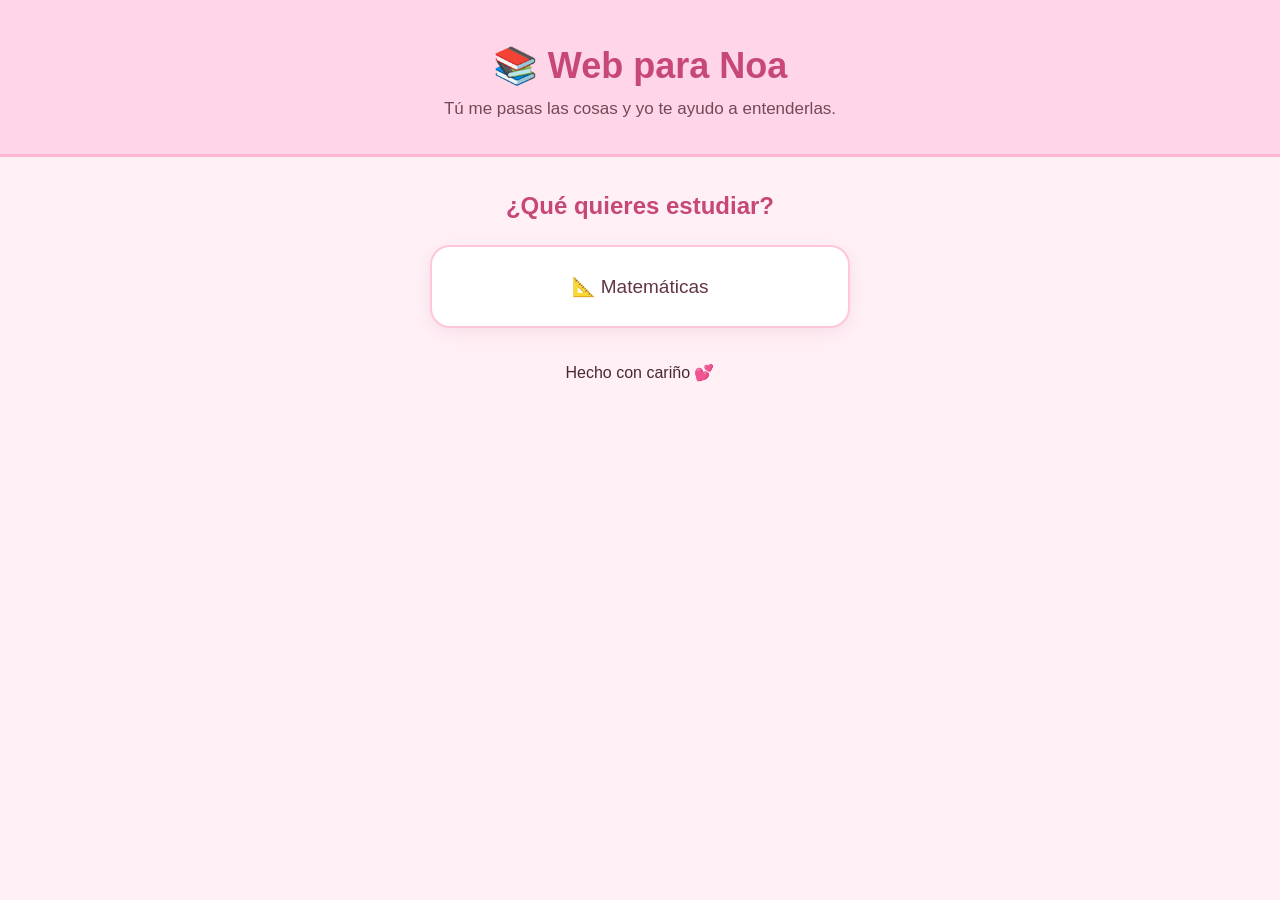
<file: index.html>
<!DOCTYPE html>
<html lang="es">
<head>
    <meta charset="UTF-8">
    <meta name="viewport" content="width=device-width, initial-scale=1.0">
    <title>Web para Noa</title>
    <link rel="stylesheet" href="style.css">
</head>

<body>

    <header>
        <h1>📚 Web para Noa</h1>
        <p>Tú me pasas las cosas y yo te ayudo a entenderlas.</p>
    </header>

    <main>
        <h2>¿Qué quieres estudiar?</h2>

        <div class="materias solo-materia">
            <button onclick="window.location.href='matematicas.html'">
                📐 Matemáticas
            </button>
        </div>
    </main>

    <footer>
        <p>Hecho con cariño 💕</p>
    </footer>

</body>
</html>
</file>
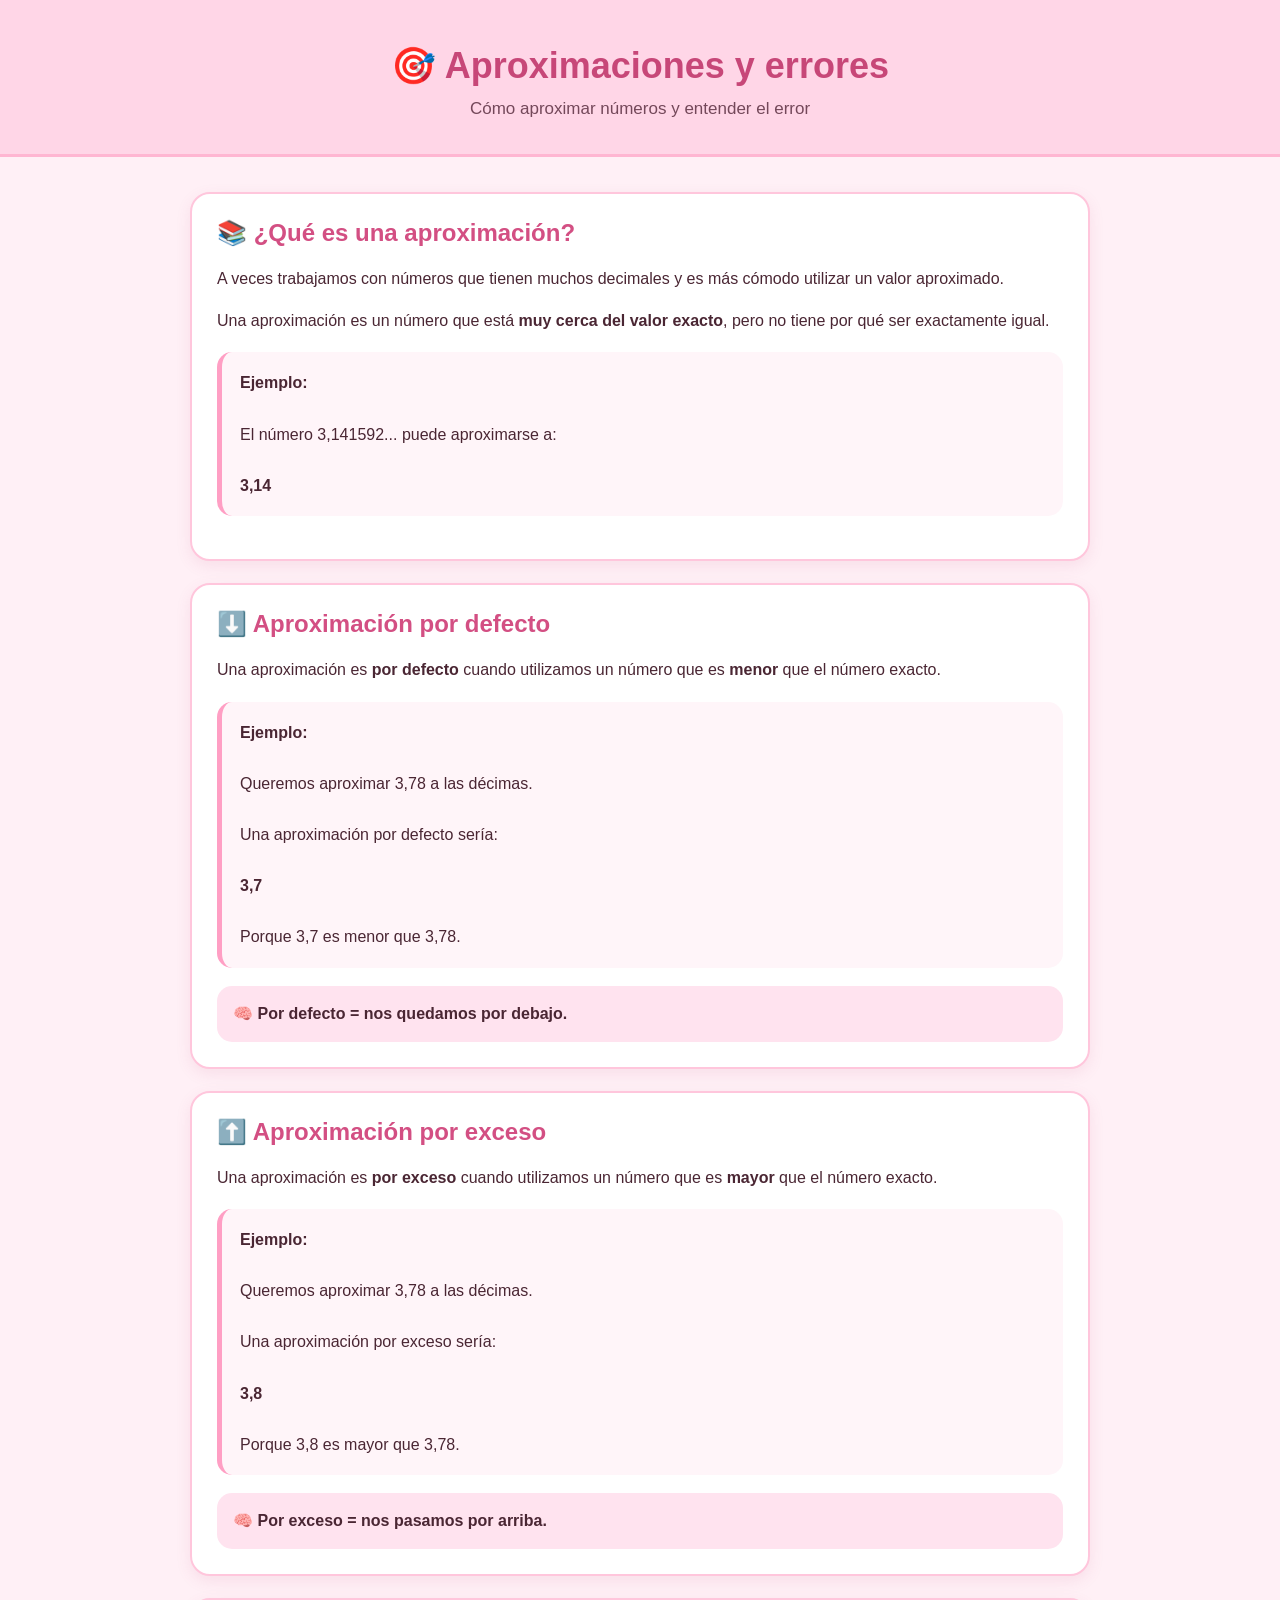
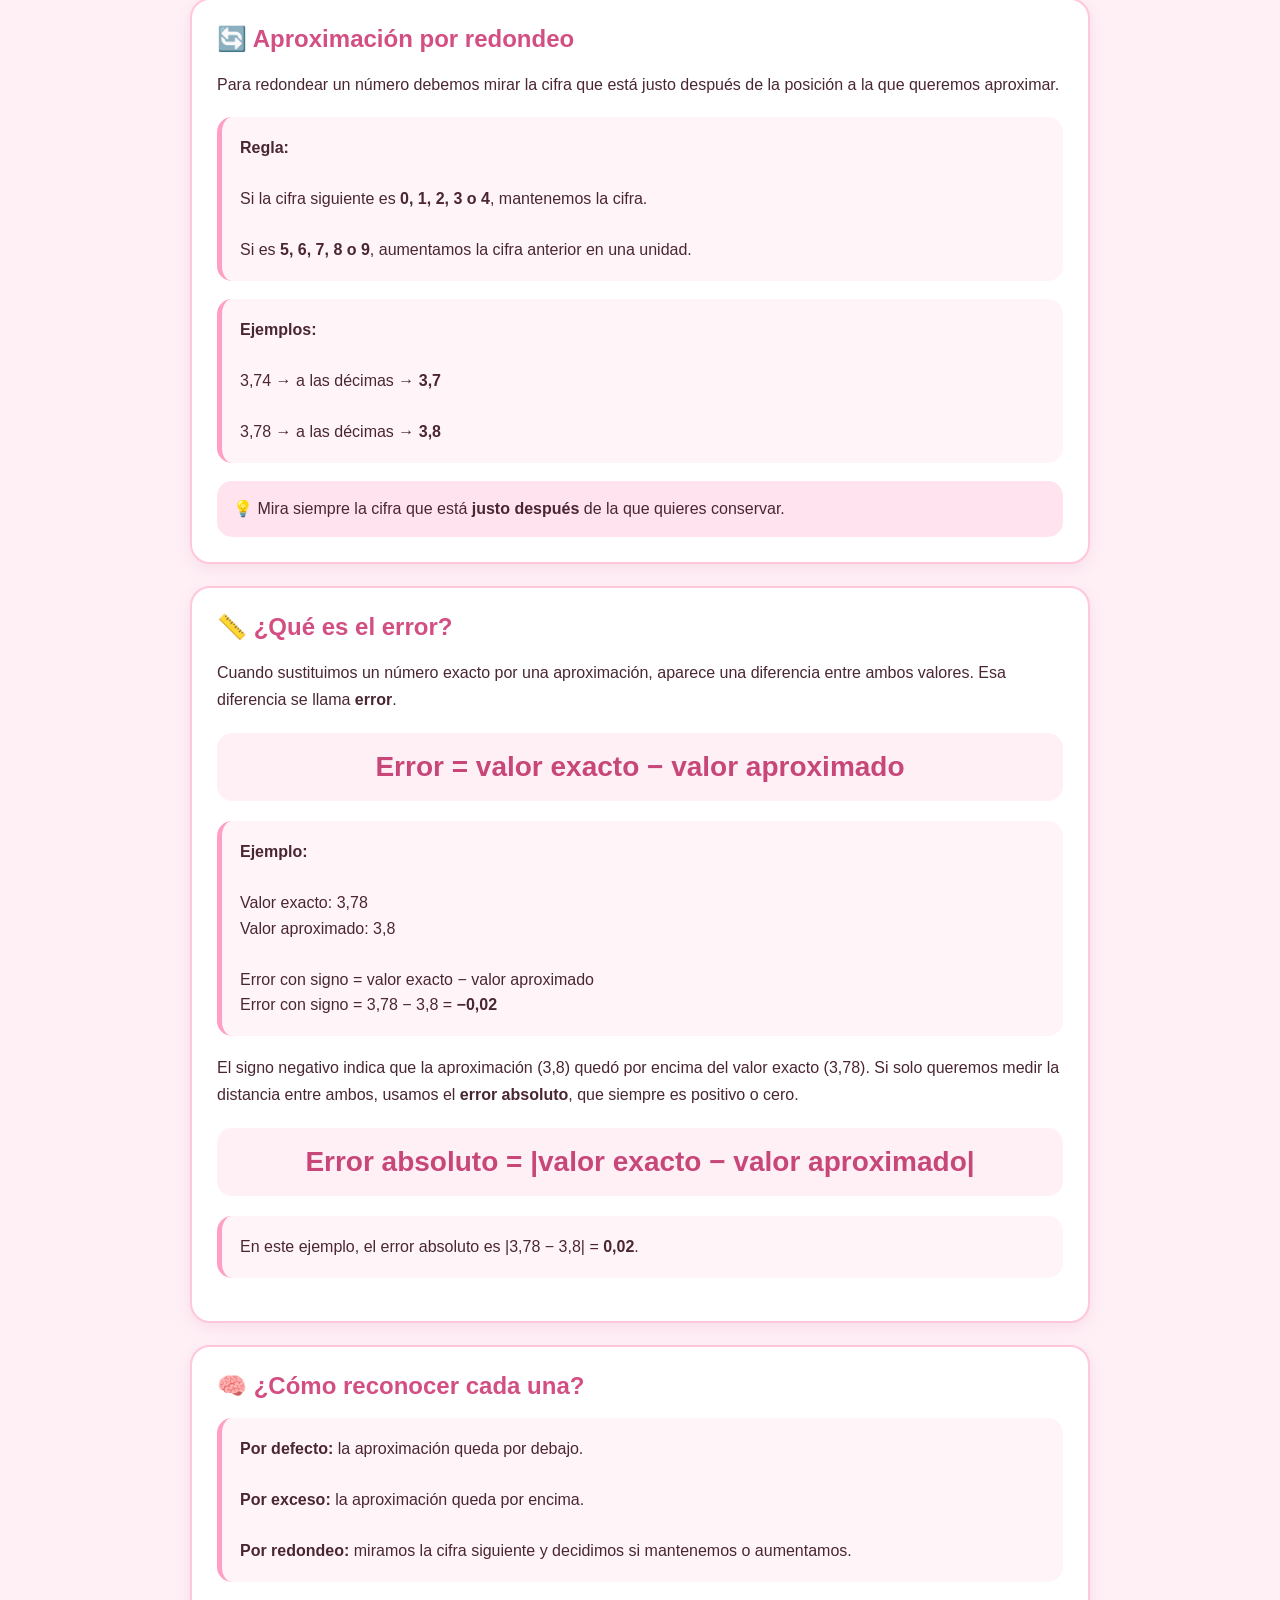
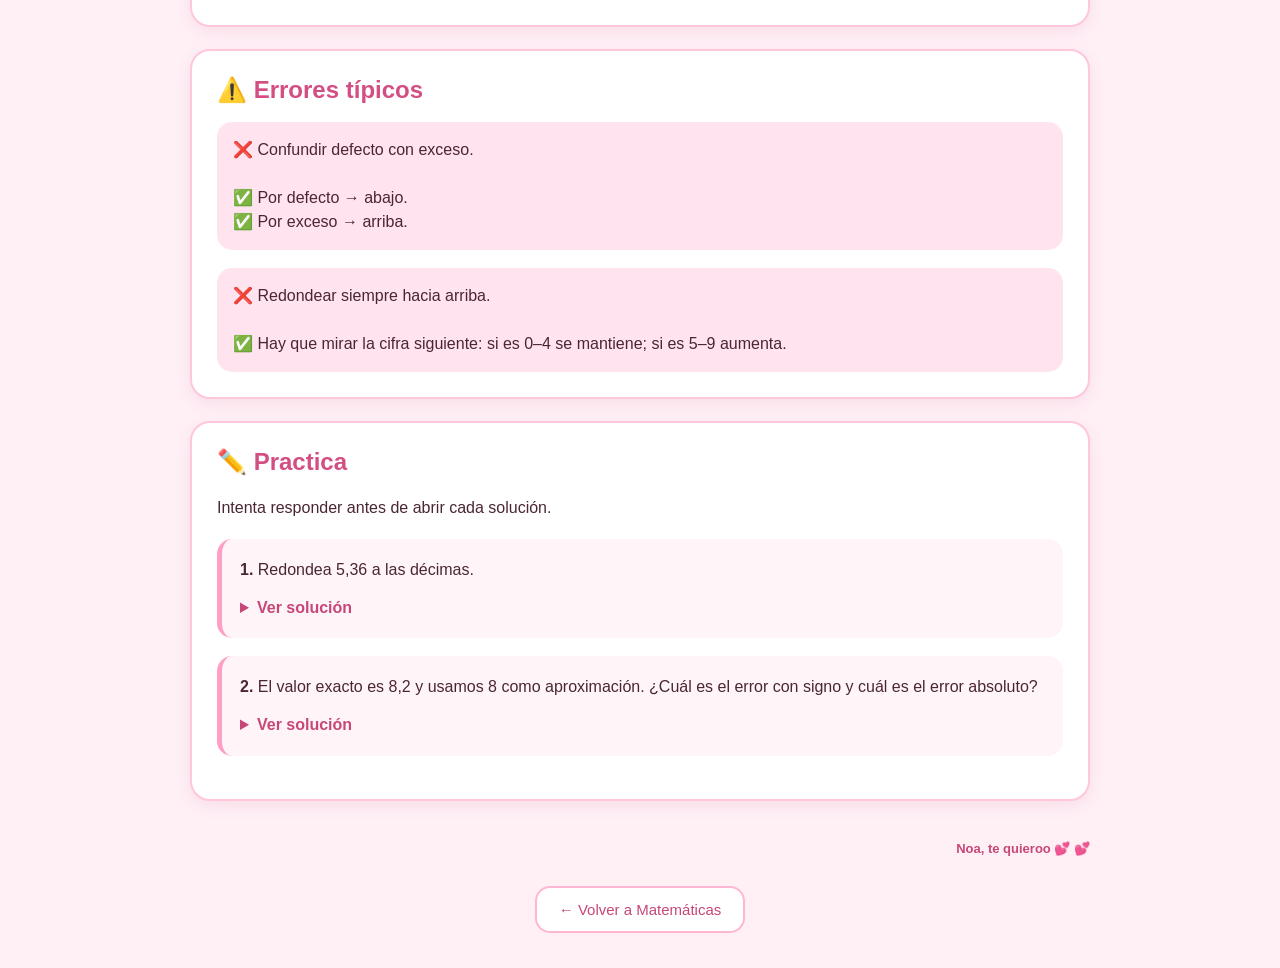
<file: aproximaciones.html>
<!DOCTYPE html>
<html lang="es">
<head>
    <meta charset="UTF-8">
    <meta name="viewport" content="width=device-width, initial-scale=1.0">
    <title>Aproximaciones y errores</title>
    <link rel="stylesheet" href="style.css">
</head>

<body>

    <header>
        <h1>🎯 Aproximaciones y errores</h1>
        <p>Cómo aproximar números y entender el error</p>
    </header>

    <main>

        <section class="tema">
            <h2>📚 ¿Qué es una aproximación?</h2>

            <p>
                A veces trabajamos con números que tienen muchos decimales
                y es más cómodo utilizar un valor aproximado.
            </p>

            <p>
                Una aproximación es un número que está
                <strong>muy cerca del valor exacto</strong>, pero no tiene
                por qué ser exactamente igual.
            </p>

            <div class="ejemplo">
                <strong>Ejemplo:</strong><br><br>

                El número 3,141592... puede aproximarse a:
                <br><br>

                <strong>3,14</strong>
            </div>
        </section>


        <section class="tema">
            <h2>⬇️ Aproximación por defecto</h2>

            <p>
                Una aproximación es <strong>por defecto</strong> cuando
                utilizamos un número que es <strong>menor</strong> que el
                número exacto.
            </p>

            <div class="ejemplo">
                <strong>Ejemplo:</strong><br><br>

                Queremos aproximar 3,78 a las décimas.
                <br><br>

                Una aproximación por defecto sería:
                <br><br>

                <strong>3,7</strong>
                <br><br>

                Porque 3,7 es menor que 3,78.
            </div>

            <div class="importante">
                🧠 <strong>Por defecto = nos quedamos por debajo.</strong>
            </div>
        </section>


        <section class="tema">
            <h2>⬆️ Aproximación por exceso</h2>

            <p>
                Una aproximación es <strong>por exceso</strong> cuando
                utilizamos un número que es <strong>mayor</strong> que el
                número exacto.
            </p>

            <div class="ejemplo">
                <strong>Ejemplo:</strong><br><br>

                Queremos aproximar 3,78 a las décimas.
                <br><br>

                Una aproximación por exceso sería:
                <br><br>

                <strong>3,8</strong>
                <br><br>

                Porque 3,8 es mayor que 3,78.
            </div>

            <div class="importante">
                🧠 <strong>Por exceso = nos pasamos por arriba.</strong>
            </div>
        </section>


        <section class="tema">
            <h2>🔄 Aproximación por redondeo</h2>

            <p>
                Para redondear un número debemos mirar la cifra que está
                justo después de la posición a la que queremos aproximar.
            </p>

            <div class="ejemplo">
                <strong>Regla:</strong><br><br>

                Si la cifra siguiente es <strong>0, 1, 2, 3 o 4</strong>,
                mantenemos la cifra.
                <br><br>

                Si es <strong>5, 6, 7, 8 o 9</strong>, aumentamos la cifra
                anterior en una unidad.
            </div>

            <div class="ejemplo">
                <strong>Ejemplos:</strong><br><br>

                3,74 → a las décimas → <strong>3,7</strong>
                <br><br>

                3,78 → a las décimas → <strong>3,8</strong>
            </div>

            <div class="importante">
                💡 Mira siempre la cifra que está
                <strong>justo después</strong> de la que quieres conservar.
            </div>
        </section>


        <section class="tema">
            <h2>📏 ¿Qué es el error?</h2>

            <p>
                Cuando sustituimos un número exacto por una aproximación,
                aparece una diferencia entre ambos valores.
                Esa diferencia se llama <strong>error</strong>.
            </p>

            <div class="formula">
                Error = valor exacto − valor aproximado
            </div>

            <div class="ejemplo">
                <strong>Ejemplo:</strong><br><br>

                Valor exacto: 3,78
                <br>
                Valor aproximado: 3,8
                <br><br>

                Error con signo = valor exacto − valor aproximado
                <br>
                Error con signo = 3,78 − 3,8 = <strong>−0,02</strong>
            </div>

            <p>
                El signo negativo indica que la aproximación (3,8) quedó por
                encima del valor exacto (3,78). Si solo queremos medir la
                distancia entre ambos, usamos el <strong>error absoluto</strong>,
                que siempre es positivo o cero.
            </p>

            <div class="formula">
                Error absoluto = |valor exacto − valor aproximado|
            </div>

            <div class="ejemplo">
                En este ejemplo, el error absoluto es
                |3,78 − 3,8| = <strong>0,02</strong>.
            </div>
        </section>


        <section class="tema">
            <h2>🧠 ¿Cómo reconocer cada una?</h2>

            <div class="ejemplo">
                <strong>Por defecto:</strong> la aproximación queda por debajo.
                <br><br>

                <strong>Por exceso:</strong> la aproximación queda por encima.
                <br><br>

                <strong>Por redondeo:</strong> miramos la cifra siguiente
                y decidimos si mantenemos o aumentamos.
            </div>
        </section>


        <section class="tema">
            <h2>⚠️ Errores típicos</h2>

            <div class="importante">
                ❌ Confundir defecto con exceso.
                <br><br>
                ✅ Por defecto → abajo.
                <br>
                ✅ Por exceso → arriba.
            </div>

            <div class="importante">
                ❌ Redondear siempre hacia arriba.
                <br><br>
                ✅ Hay que mirar la cifra siguiente:
                si es 0–4 se mantiene; si es 5–9 aumenta.
            </div>
        </section>

        <section class="tema">
            <h2>✏️ Practica</h2>
            <p>Intenta responder antes de abrir cada solución.</p>

            <div class="ejemplo">
                <strong>1.</strong> Redondea 5,36 a las décimas.
                <details>
                    <summary>Ver solución</summary>
                    <p>La cifra de las décimas es 3 y la siguiente es 6. Como 6 es
                        mayor o igual que 5, aumentamos el 3: el resultado es 5,4.</p>
                </details>
            </div>

            <div class="ejemplo">
                <strong>2.</strong> El valor exacto es 8,2 y usamos 8 como aproximación.
                ¿Cuál es el error con signo y cuál es el error absoluto?
                <details>
                    <summary>Ver solución</summary>
                    <p>Error con signo: 8,2 − 8 = 0,2. Error absoluto: |0,2| = 0,2.</p>
                </details>
            </div>
        </section>


        <p class="mensaje-noa">
            Noa, te quieroo 💕  💕
        </p>

        <button onclick="window.location.href='matematicas.html'">
            ← Volver a Matemáticas
        </button>

    </main>

</body>
</html>
</file>
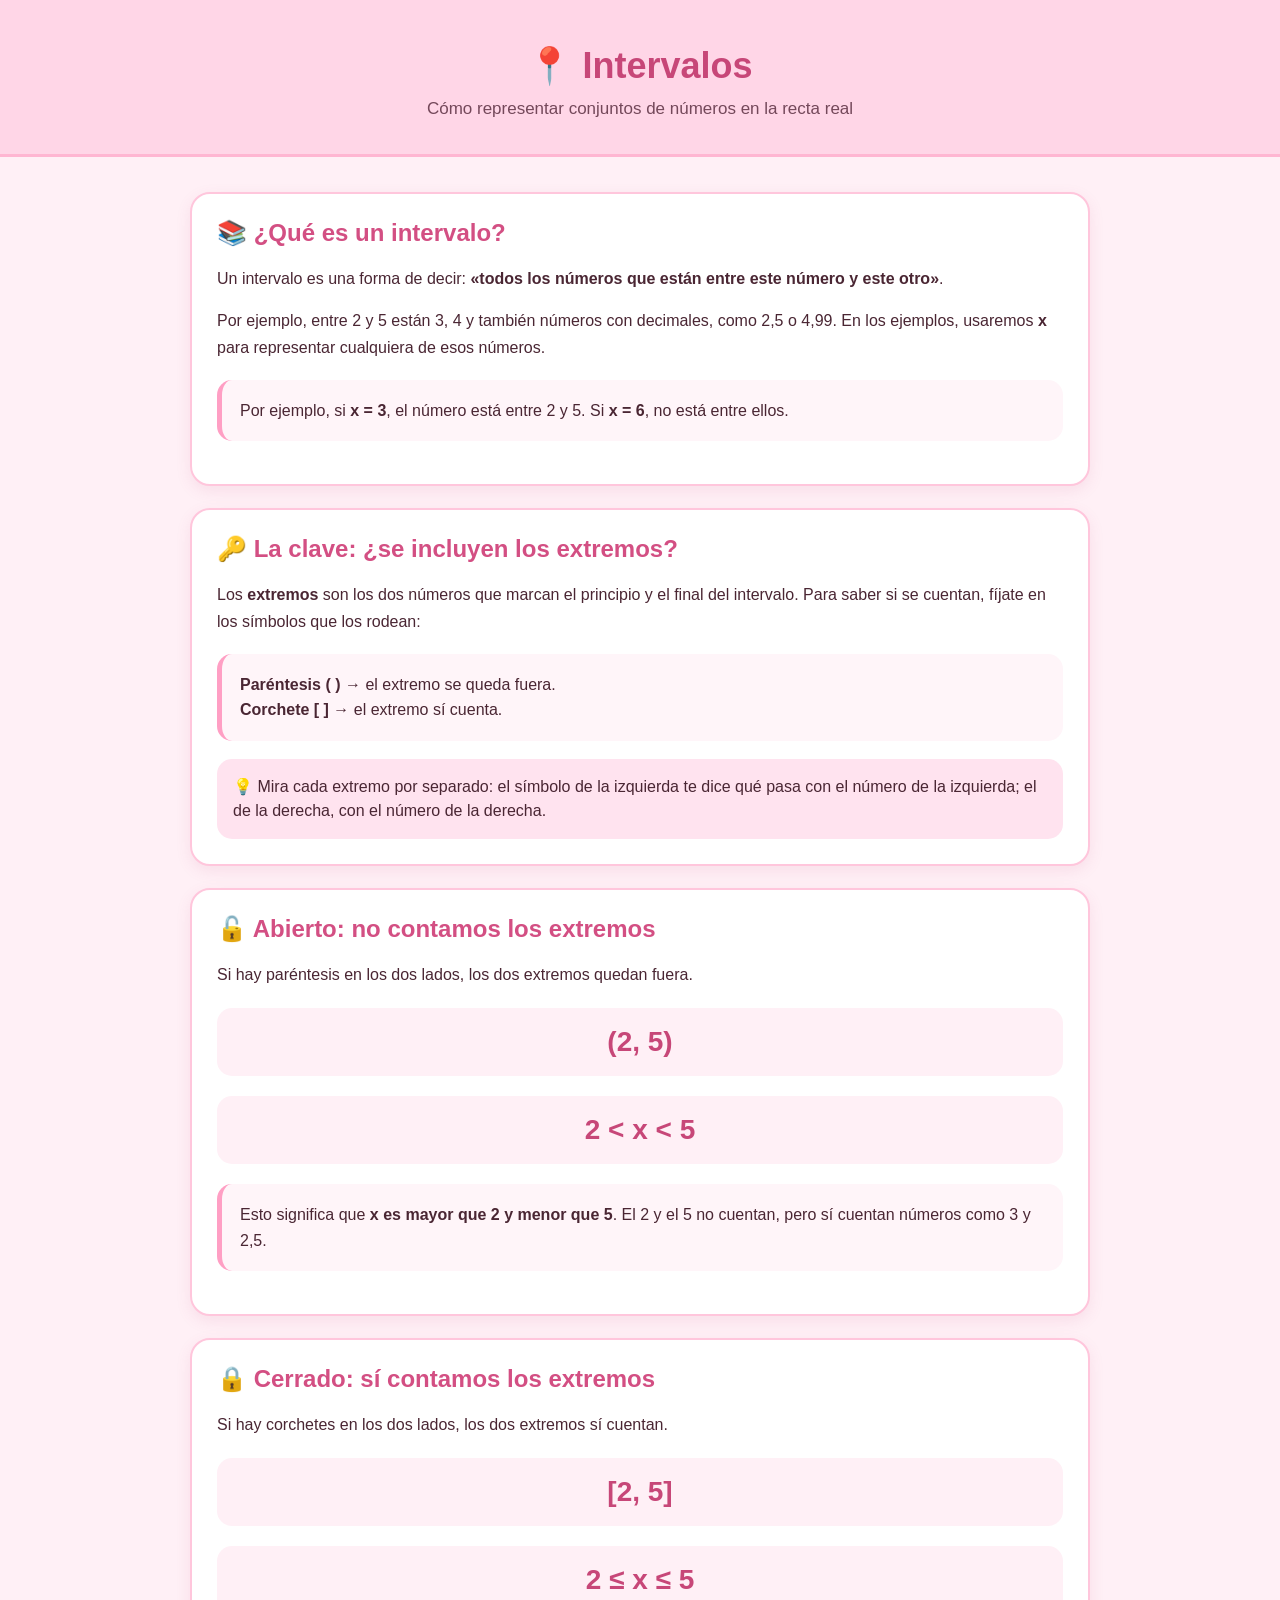
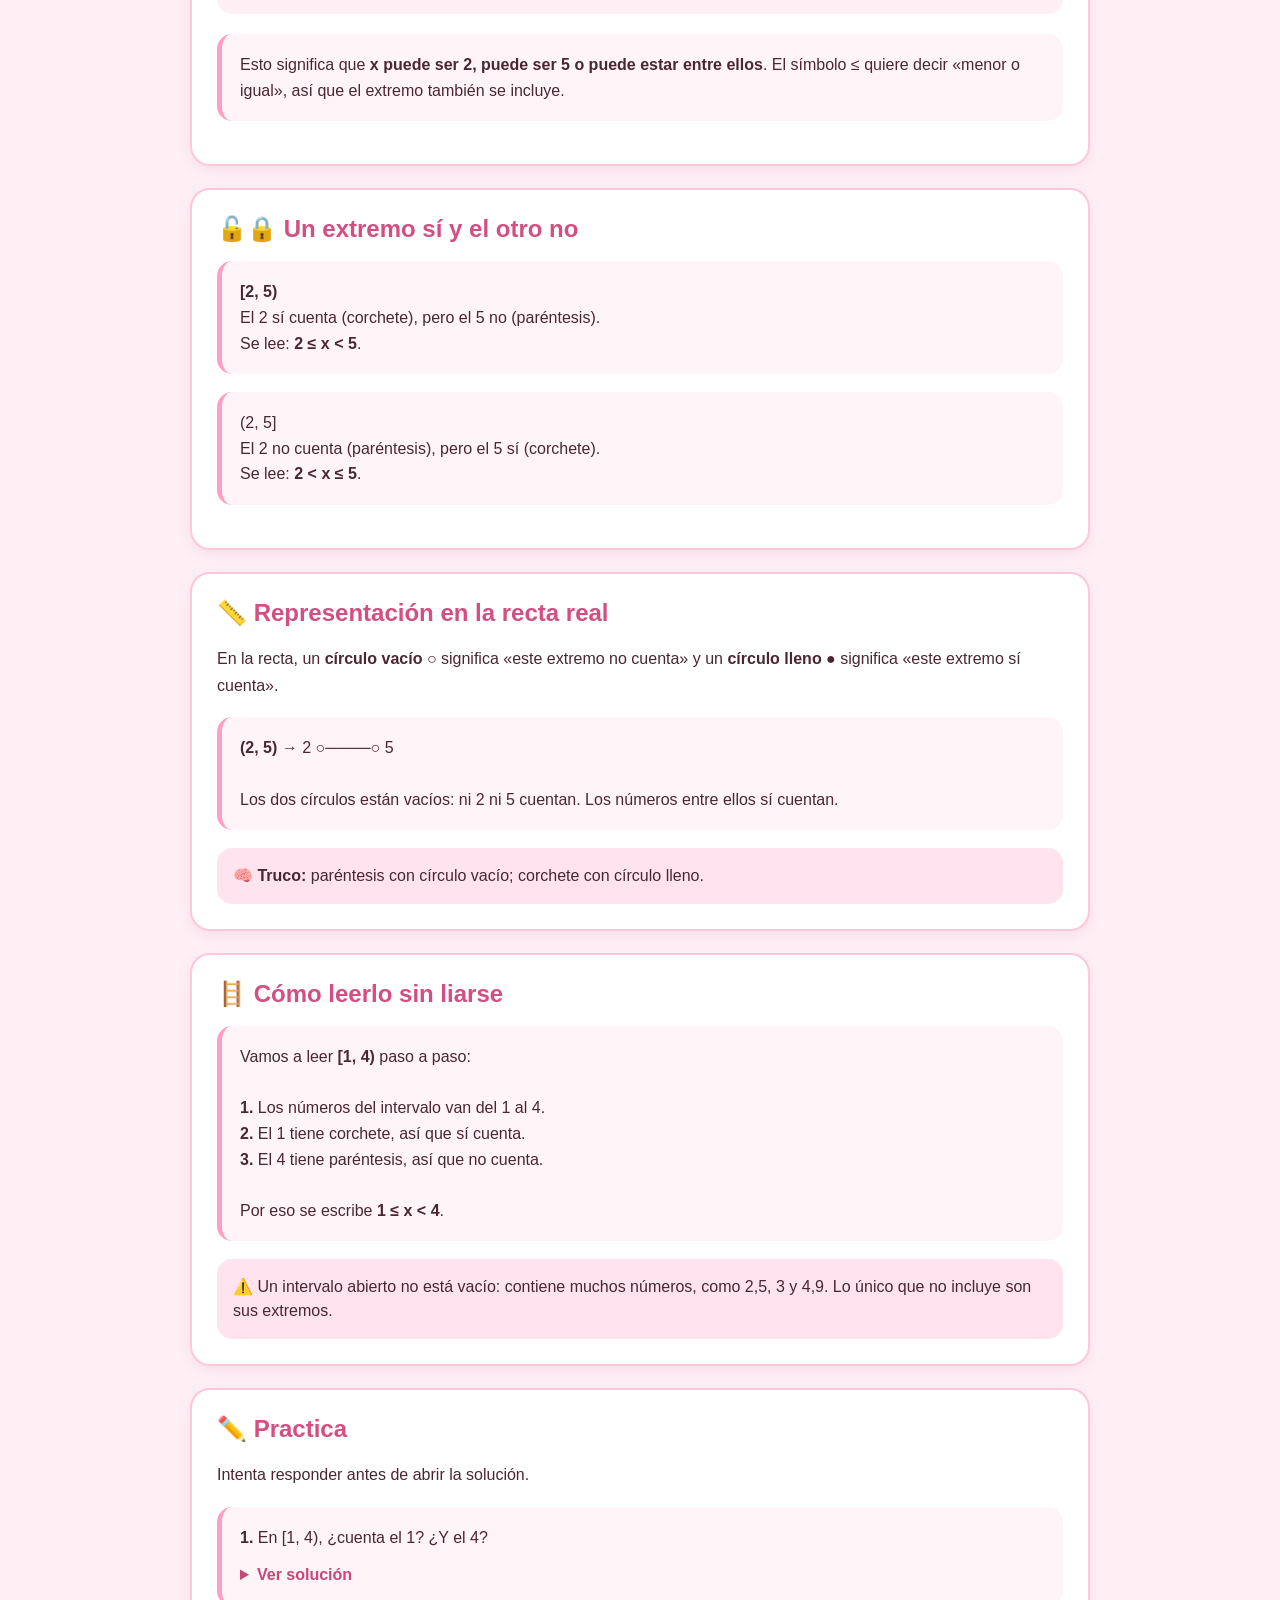
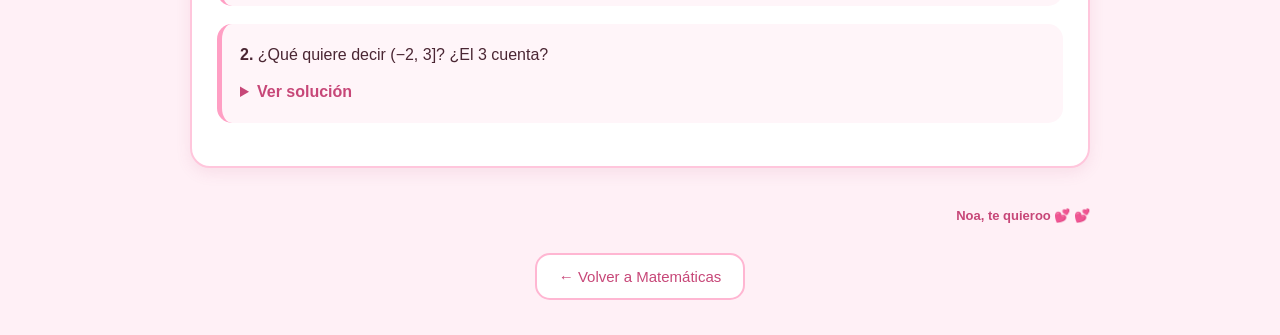
<file: intervalos.html>
<!DOCTYPE html>
<html lang="es">
<head>
    <meta charset="UTF-8">
    <meta name="viewport" content="width=device-width, initial-scale=1.0">
    <title>Intervalos</title>
    <link rel="stylesheet" href="style.css">
</head>

<body>

    <header>
        <h1>📍 Intervalos</h1>
        <p>Cómo representar conjuntos de números en la recta real</p>
    </header>

    <main>

        <section class="tema">
            <h2>📚 ¿Qué es un intervalo?</h2>

            <p>
                Un intervalo es una forma de decir: <strong>«todos los números
                que están entre este número y este otro»</strong>.
            </p>

            <p>
                Por ejemplo, entre 2 y 5 están 3, 4 y también números con
                decimales, como 2,5 o 4,99. En los ejemplos, usaremos
                <strong>x</strong> para representar cualquiera de esos números.
            </p>

            <div class="ejemplo">
                Por ejemplo, si <strong>x = 3</strong>, el número está entre
                2 y 5. Si <strong>x = 6</strong>, no está entre ellos.
            </div>
        </section>


        <section class="tema">
            <h2>🔑 La clave: ¿se incluyen los extremos?</h2>

            <p>
                Los <strong>extremos</strong> son los dos números que marcan
                el principio y el final del intervalo. Para saber si se cuentan,
                fíjate en los símbolos que los rodean:
            </p>

            <div class="ejemplo">
                <strong>Paréntesis ( )</strong> → el extremo se queda fuera.<br>
                <strong>Corchete [ ]</strong> → el extremo sí cuenta.
            </div>

            <div class="importante">
                💡 Mira cada extremo por separado: el símbolo de la izquierda
                te dice qué pasa con el número de la izquierda; el de la derecha,
                con el número de la derecha.
            </div>
        </section>


        <section class="tema">
            <h2>🔓 Abierto: no contamos los extremos</h2>

            <p>
                Si hay paréntesis en los dos lados, los dos extremos quedan fuera.
            </p>

            <div class="formula">
                (2, 5)
            </div>

            <div class="formula">
                2 &lt; x &lt; 5
            </div>

            <div class="ejemplo">
                Esto significa que <strong>x es mayor que 2 y menor que 5</strong>.
                El 2 y el 5 no cuentan, pero sí cuentan números como 3 y 2,5.
            </div>
        </section>


        <section class="tema">
            <h2>🔒 Cerrado: sí contamos los extremos</h2>

            <p>
                Si hay corchetes en los dos lados, los dos extremos sí cuentan.
            </p>

            <div class="formula">
                [2, 5]
            </div>

            <div class="formula">
                2 ≤ x ≤ 5
            </div>

            <div class="ejemplo">
                Esto significa que <strong>x puede ser 2, puede ser 5 o puede
                estar entre ellos</strong>. El símbolo ≤ quiere decir «menor
                o igual», así que el extremo también se incluye.
            </div>
        </section>


        <section class="tema">
            <h2>🔓🔒 Un extremo sí y el otro no</h2>

            <div class="ejemplo">
                <strong>[2, 5)</strong><br>
                El 2 sí cuenta (corchete), pero el 5 no (paréntesis).<br>
                Se lee: <strong>2 ≤ x &lt; 5</strong>.
            </div>

            <div class="ejemplo">
                (2, 5]
                <br>
                El 2 no cuenta (paréntesis), pero el 5 sí (corchete).<br>
                Se lee: <strong>2 &lt; x ≤ 5</strong>.
            </div>
        </section>


        <section class="tema">
            <h2>📏 Representación en la recta real</h2>

            <p>
                En la recta, un <strong>círculo vacío ○</strong> significa
                «este extremo no cuenta» y un <strong>círculo lleno ●</strong>
                significa «este extremo sí cuenta».
            </p>

            <div class="ejemplo">
                <strong>(2, 5)</strong> → 2 ○────○ 5
                <br><br>
                Los dos círculos están vacíos: ni 2 ni 5 cuentan.
                Los números entre ellos sí cuentan.
            </div>

            <div class="importante">
                🧠 <strong>Truco:</strong> paréntesis con círculo vacío;
                corchete con círculo lleno.
            </div>
        </section>


        <section class="tema">
            <h2>🪜 Cómo leerlo sin liarse</h2>

            <div class="ejemplo">
                Vamos a leer <strong>[1, 4)</strong> paso a paso:
                <br><br>
                <strong>1.</strong> Los números del intervalo van del 1 al 4.<br>
                <strong>2.</strong> El 1 tiene corchete, así que sí cuenta.<br>
                <strong>3.</strong> El 4 tiene paréntesis, así que no cuenta.
                <br><br>
                Por eso se escribe <strong>1 ≤ x &lt; 4</strong>.
            </div>

            <div class="importante">
                ⚠️ Un intervalo abierto no está vacío: contiene muchos números,
                como 2,5, 3 y 4,9. Lo único que no incluye son sus extremos.
            </div>
        </section>

        <section class="tema">
            <h2>✏️ Practica</h2>
            <p>Intenta responder antes de abrir la solución.</p>

            <div class="ejemplo">
                <strong>1.</strong> En [1, 4), ¿cuenta el 1? ¿Y el 4?
                <details>
                    <summary>Ver solución</summary>
                    <p>El 1 sí cuenta porque tiene corchete. El 4 no cuenta porque
                        tiene paréntesis.</p>
                </details>
            </div>

            <div class="ejemplo">
                <strong>2.</strong> ¿Qué quiere decir (−2, 3]? ¿El 3 cuenta?
                <details>
                    <summary>Ver solución</summary>
                    <p>Quiere decir −2 &lt; x ≤ 3. El −2 no cuenta porque tiene
                        paréntesis; el 3 sí cuenta porque tiene corchete.</p>
                </details>
            </div>
        </section>


        <p class="mensaje-noa">
            Noa, te quieroo 💕  💕
        </p>

        <button onclick="window.location.href='matematicas.html'">
            ← Volver a Matemáticas
        </button>

    </main>

</body>
</html>
</file>
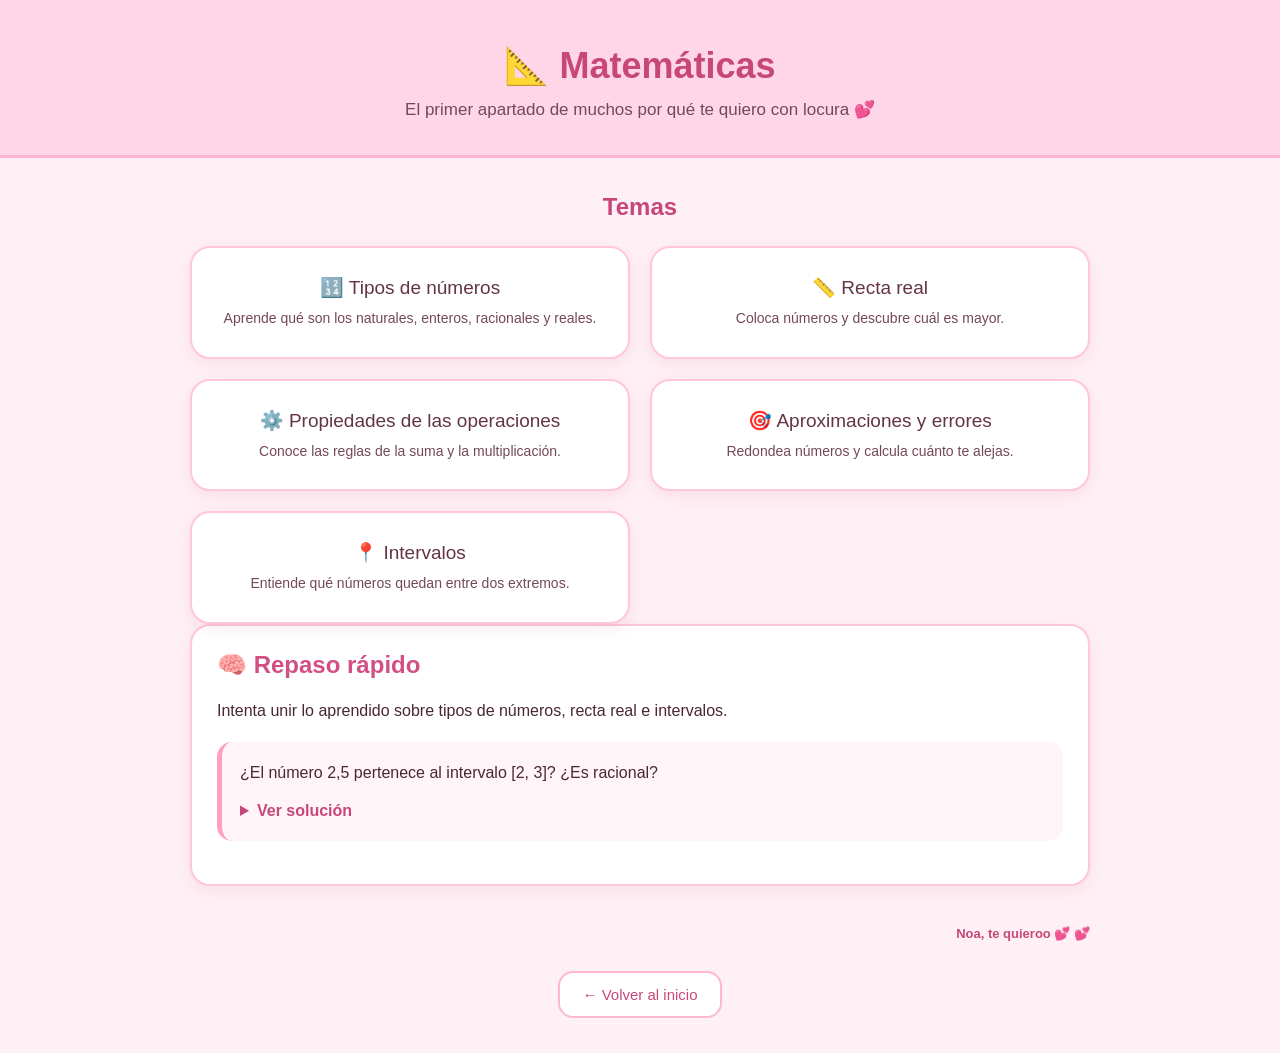
<file: matematicas.html>
<!DOCTYPE html>
<html lang="es">
<head>
    <meta charset="UTF-8">
    <meta name="viewport" content="width=device-width, initial-scale=1.0">
    <title>Matemáticas - Estudia con Noa</title>
    <link rel="stylesheet" href="style.css">
</head>

<body>

    <header>
        <h1>📐 Matemáticas</h1>
        <p>El primer apartado de muchos por qué te quiero con locura 💕</p>
    </header>

    <main>
        <h2>Temas</h2>

        <div class="materias">

            <button onclick="window.location.href='numeros.html'">
                🔢 Tipos de números
                <span>Aprende qué son los naturales, enteros, racionales y reales.</span>
            </button>

            <button onclick="window.location.href='recta.html'">
                📏 Recta real
                <span>Coloca números y descubre cuál es mayor.</span>
            </button>

            <button onclick="window.location.href='propiedades.html'">
                ⚙️ Propiedades de las operaciones
                <span>Conoce las reglas de la suma y la multiplicación.</span>
            </button>

            <button onclick="window.location.href='aproximaciones.html'">
                🎯 Aproximaciones y errores
                <span>Redondea números y calcula cuánto te alejas.</span>
            </button>

            <button onclick="window.location.href='intervalos.html'">
                📍 Intervalos
                <span>Entiende qué números quedan entre dos extremos.</span>
            </button>

        </div>

        <section class="tema">
            <h2>🧠 Repaso rápido</h2>
            <p>
                Intenta unir lo aprendido sobre tipos de números, recta real e intervalos.
            </p>
            <div class="ejemplo">
                ¿El número 2,5 pertenece al intervalo [2, 3]? ¿Es racional?
                <details>
                    <summary>Ver solución</summary>
                    <p>
                        Sí, 2,5 está entre 2 y 3, así que pertenece a [2, 3].
                        También es racional porque se puede escribir como fracción:
                        2,5 = 5/2.
                    </p>
                </details>
            </div>
        </section>

        <p class="mensaje-noa">
            Noa, te quieroo 💕  💕
        </p>

        <button onclick="window.location.href='index.html'">
            ← Volver al inicio
        </button>

    </main>

</body>
</html>
</file>
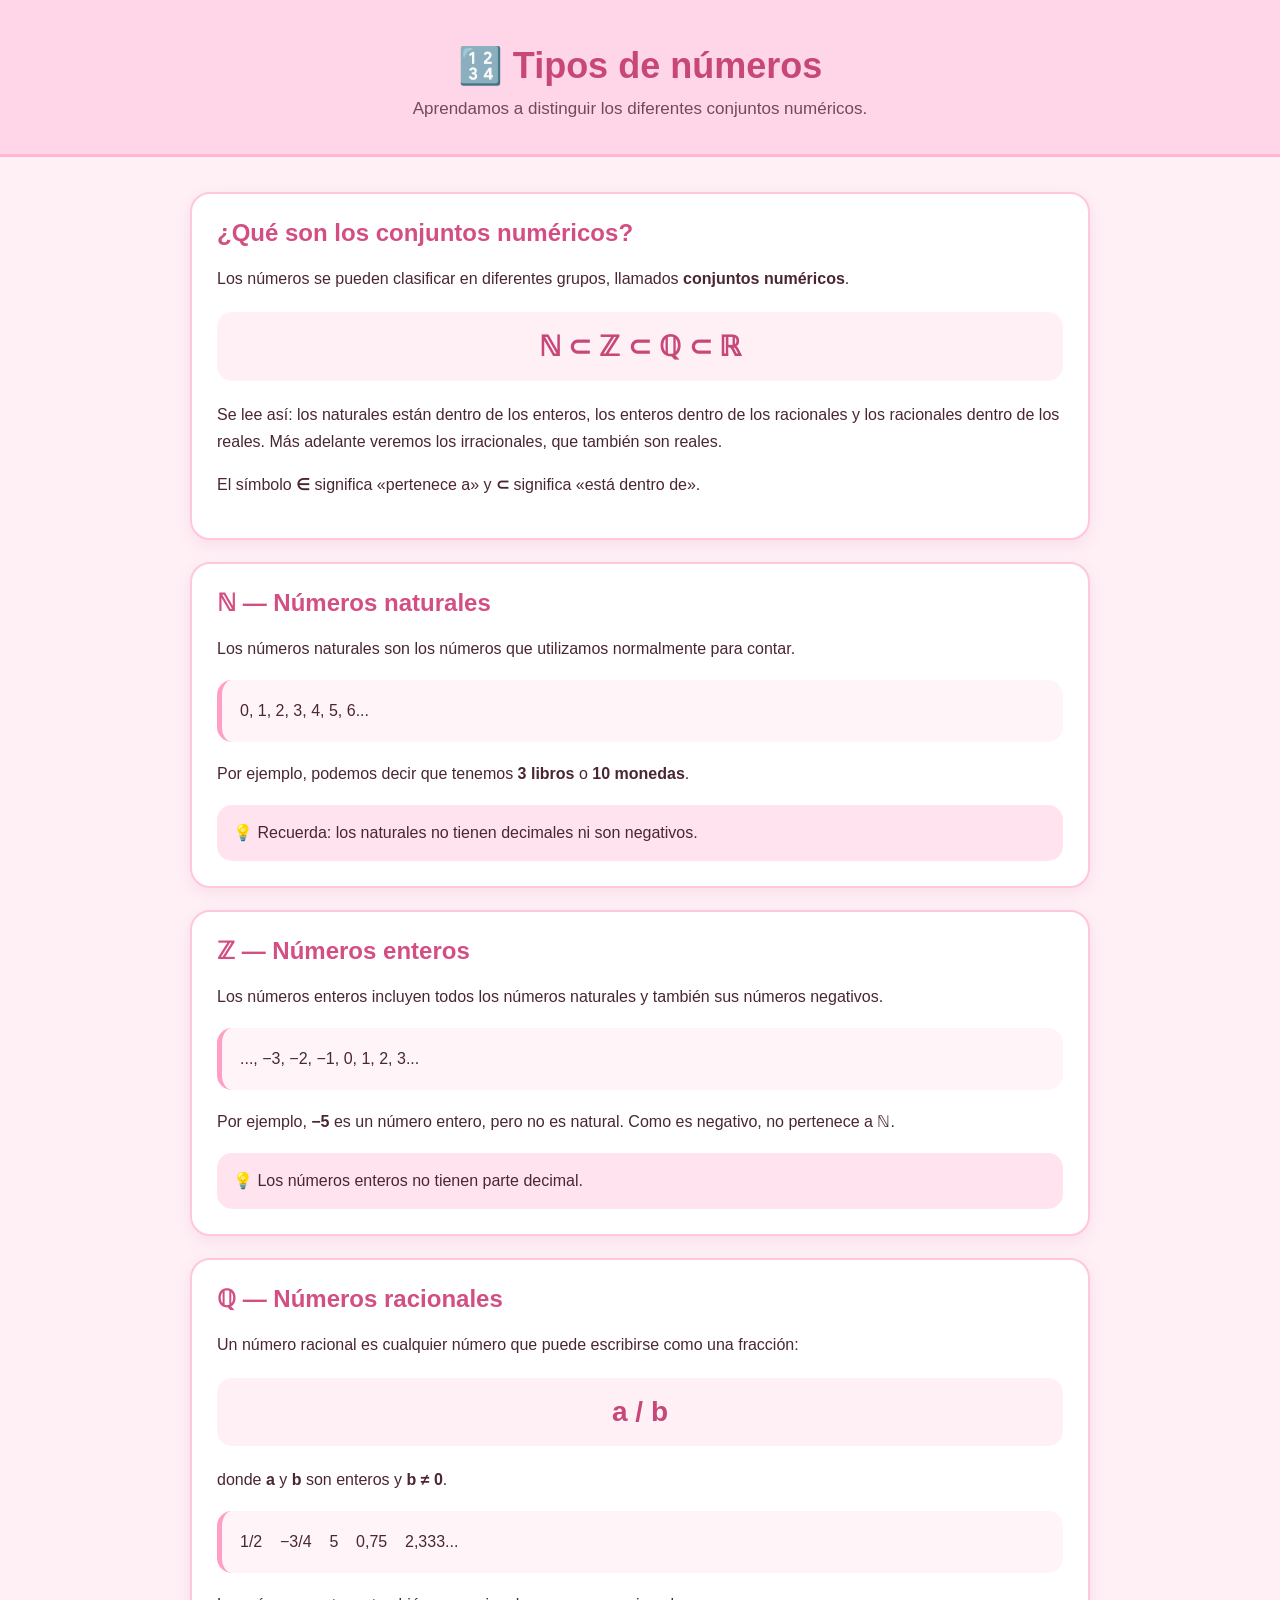
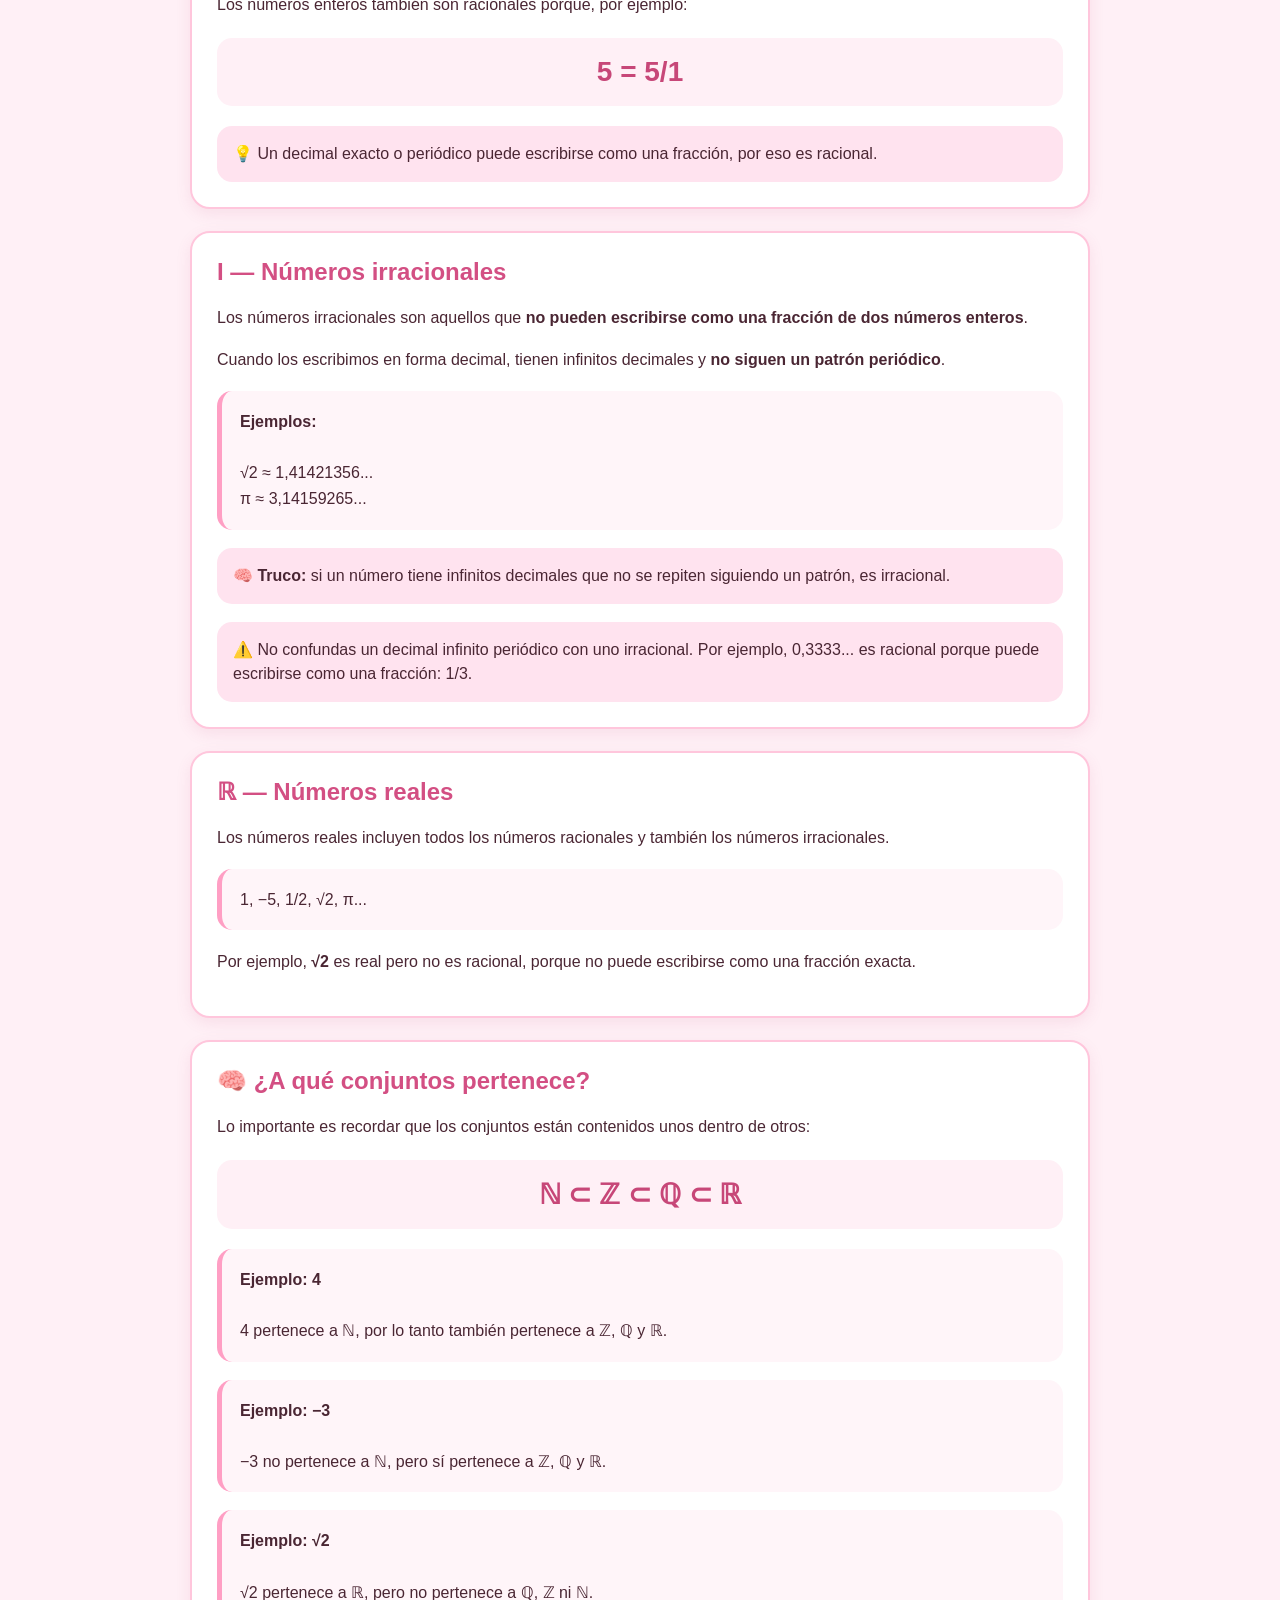
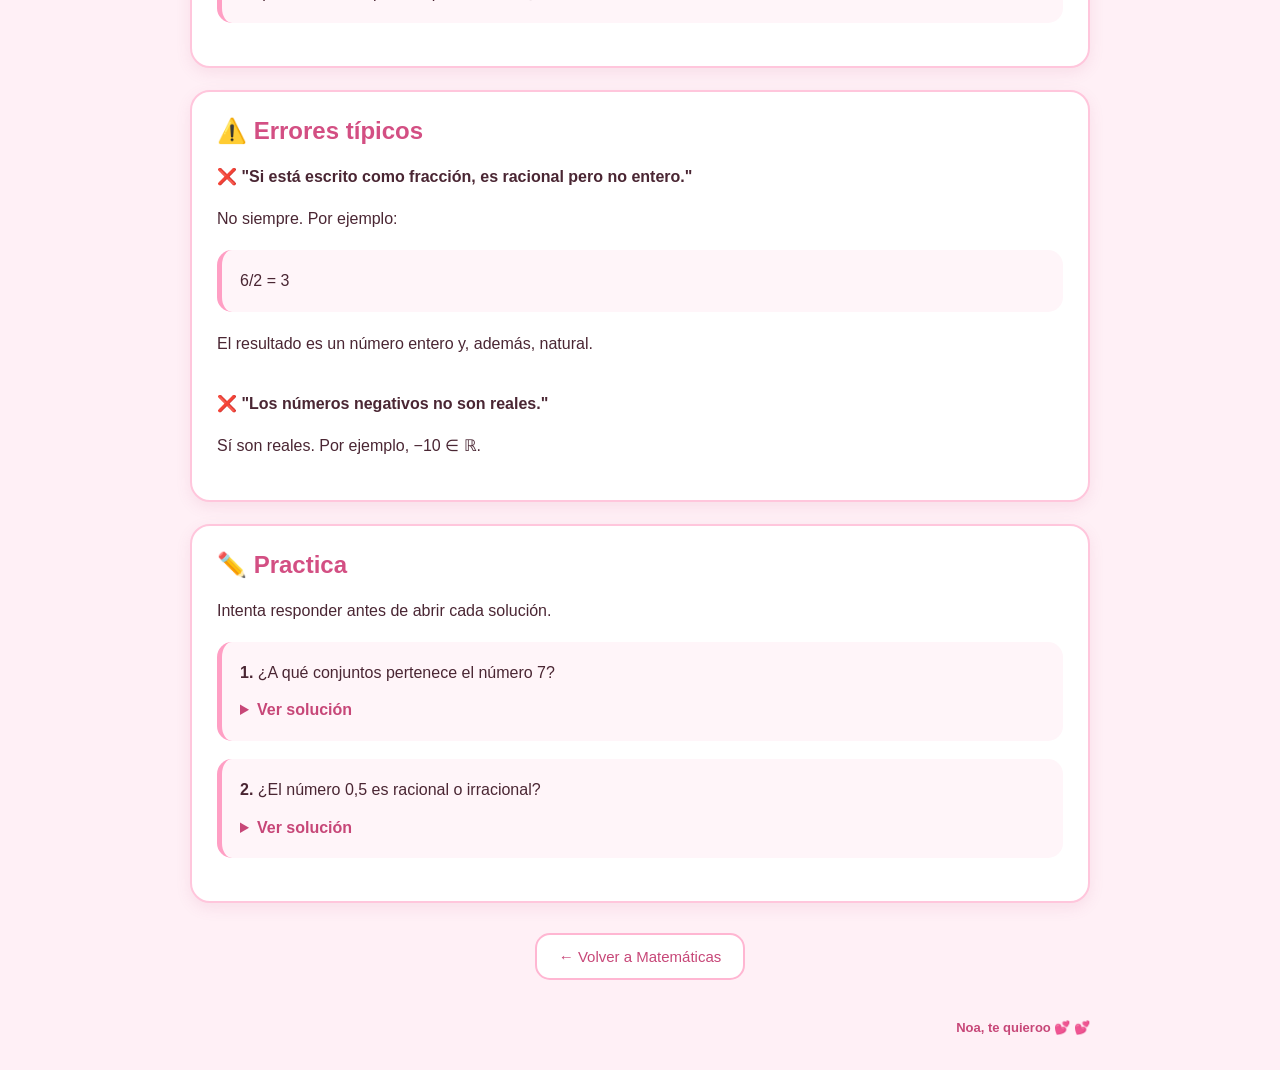
<file: numeros.html>
<!DOCTYPE html>
<html lang="es">

<head>
    <meta charset="UTF-8">
    <meta name="viewport" content="width=device-width, initial-scale=1.0">

    <title>Tipos de números - Estudia con Noa</title>

    <link rel="stylesheet" href="style.css">
</head>

<body>

    <header>
        <h1>🔢 Tipos de números</h1>
        <p>Aprendamos a distinguir los diferentes conjuntos numéricos.</p>
    </header>

    <main>

        <section class="tema">

            <h2> ¿Qué son los conjuntos numéricos?</h2>

            <p>
                Los números se pueden clasificar en diferentes grupos,
                llamados <strong>conjuntos numéricos</strong>.
            </p>

            <div class="formula">
                ℕ ⊂ ℤ ⊂ ℚ ⊂ ℝ
            </div>

            <p>
                Se lee así: los naturales están dentro de los enteros, los enteros
                dentro de los racionales y los racionales dentro de los reales.
                Más adelante veremos los irracionales, que también son reales.
            </p>
            <p>
                El símbolo <strong>∈</strong> significa «pertenece a» y
                <strong>⊂</strong> significa «está dentro de».
            </p>

        </section>


        <section class="tema">

            <h2>ℕ — Números naturales</h2>

            <p>
                Los números naturales son los números que utilizamos
                normalmente para contar.
            </p>

            <div class="ejemplo">
                0, 1, 2, 3, 4, 5, 6...
            </div>

            <p>
                Por ejemplo, podemos decir que tenemos
                <strong>3 libros</strong> o <strong>10 monedas</strong>.
            </p>

            <div class="importante">
                💡 Recuerda: los naturales no tienen decimales ni son negativos.
            </div>

        </section>


        <section class="tema">

            <h2>ℤ — Números enteros</h2>

            <p>
                Los números enteros incluyen todos los números naturales
                y también sus números negativos.
            </p>

            <div class="ejemplo">
                ..., −3, −2, −1, 0, 1, 2, 3...
            </div>

            <p>
                Por ejemplo, <strong>−5</strong> es un número entero,
                pero no es natural. Como es negativo, no pertenece a ℕ.
            </p>

            <div class="importante">
                💡 Los números enteros no tienen parte decimal.
            </div>

        </section>


        <section class="tema">

            <h2>ℚ — Números racionales</h2>

            <p>
                Un número racional es cualquier número que puede escribirse
                como una fracción:
            </p>

            <div class="formula">
                a / b
            </div>

            <p>
                donde <strong>a</strong> y <strong>b</strong> son enteros
                y <strong>b ≠ 0</strong>.
            </p>

            <div class="ejemplo">
                1/2 &nbsp;&nbsp; −3/4 &nbsp;&nbsp; 5 &nbsp;&nbsp; 0,75 &nbsp;&nbsp; 2,333...
            </div>

            <p>
                Los números enteros también son racionales porque,
                por ejemplo:
            </p>

            <div class="formula">
                5 = 5/1
            </div>

            <div class="importante">
                💡 Un decimal exacto o periódico puede escribirse como una fracción,
                por eso es racional.
            </div>

        </section>

        <section class="tema">
    <h2>I — Números irracionales</h2>

    <p>
        Los números irracionales son aquellos que <strong>no pueden escribirse
        como una fracción de dos números enteros</strong>.
    </p>

    <p>
        Cuando los escribimos en forma decimal, tienen infinitos decimales
        y <strong>no siguen un patrón periódico</strong>.
    </p>

    <div class="ejemplo">
        <strong>Ejemplos:</strong><br><br>

        √2 ≈ 1,41421356...<br>
        π ≈ 3,14159265...
    </div>

    <div class="importante">
        🧠 <strong>Truco:</strong> si un número tiene infinitos decimales
        que no se repiten siguiendo un patrón, es irracional.
    </div>

    <div class="importante">
        ⚠️ No confundas un decimal infinito periódico con uno irracional.
        Por ejemplo, 0,3333... es racional porque puede escribirse como
        una fracción: 1/3.
    </div>
</section>

        <section class="tema">

            <h2>ℝ — Números reales</h2>

            <p>
                Los números reales incluyen todos los números racionales
                y también los números irracionales.
            </p>

            <div class="ejemplo">
                1, −5, 1/2, √2, π...
            </div>

            <p>
                Por ejemplo, <strong>√2</strong> es real pero no es racional,
                porque no puede escribirse como una fracción exacta.
            </p>

        </section>


        <section class="tema">

            <h2>🧠 ¿A qué conjuntos pertenece?</h2>

            <p>
                Lo importante es recordar que los conjuntos están
                contenidos unos dentro de otros:
            </p>

            <div class="formula">
                ℕ ⊂ ℤ ⊂ ℚ ⊂ ℝ
            </div>

            <div class="ejemplo">
                <strong>Ejemplo: 4</strong>
                <br><br>
                4 pertenece a ℕ, por lo tanto también pertenece
                a ℤ, ℚ y ℝ.
            </div>

            <div class="ejemplo">
                <strong>Ejemplo: −3</strong>
                <br><br>
                −3 no pertenece a ℕ,
                pero sí pertenece a ℤ, ℚ y ℝ.
            </div>

            <div class="ejemplo">
                <strong>Ejemplo: √2</strong>
                <br><br>
                √2 pertenece a ℝ,
                pero no pertenece a ℚ, ℤ ni ℕ.
            </div>

        </section>


        <section class="tema">

            <h2>⚠️ Errores típicos</h2>

            <p>
                <strong>❌ "Si está escrito como fracción, es racional pero no entero."</strong>
            </p>

            <p>
                No siempre. Por ejemplo:
            </p>

            <div class="ejemplo">
                6/2 = 3
            </div>

            <p>
                El resultado es un número entero y, además, natural.
            </p>

            <br>

            <p>
                <strong>❌ "Los números negativos no son reales."</strong>
            </p>

            <p>
                Sí son reales. Por ejemplo, −10 ∈ ℝ.
            </p>

        </section>

        <section class="tema">
            <h2>✏️ Practica</h2>
            <p>Intenta responder antes de abrir cada solución.</p>

            <div class="ejemplo">
                <strong>1.</strong> ¿A qué conjuntos pertenece el número 7?
                <details>
                    <summary>Ver solución</summary>
                    <p>7 es natural, así que también es entero, racional y real:
                        7 ∈ ℕ, ℤ, ℚ y ℝ.</p>
                </details>
            </div>

            <div class="ejemplo">
                <strong>2.</strong> ¿El número 0,5 es racional o irracional?
                <details>
                    <summary>Ver solución</summary>
                    <p>Es racional, porque se puede escribir como fracción:
                        0,5 = 1/2.</p>
                </details>
            </div>
        </section>


        <button onclick="window.location.href='matematicas.html'">
            ← Volver a Matemáticas
        </button>

    <p class="mensaje-noa">
    Noa, te quieroo 💕  💕
</p>

    </main>

</body>

</html>
</file>
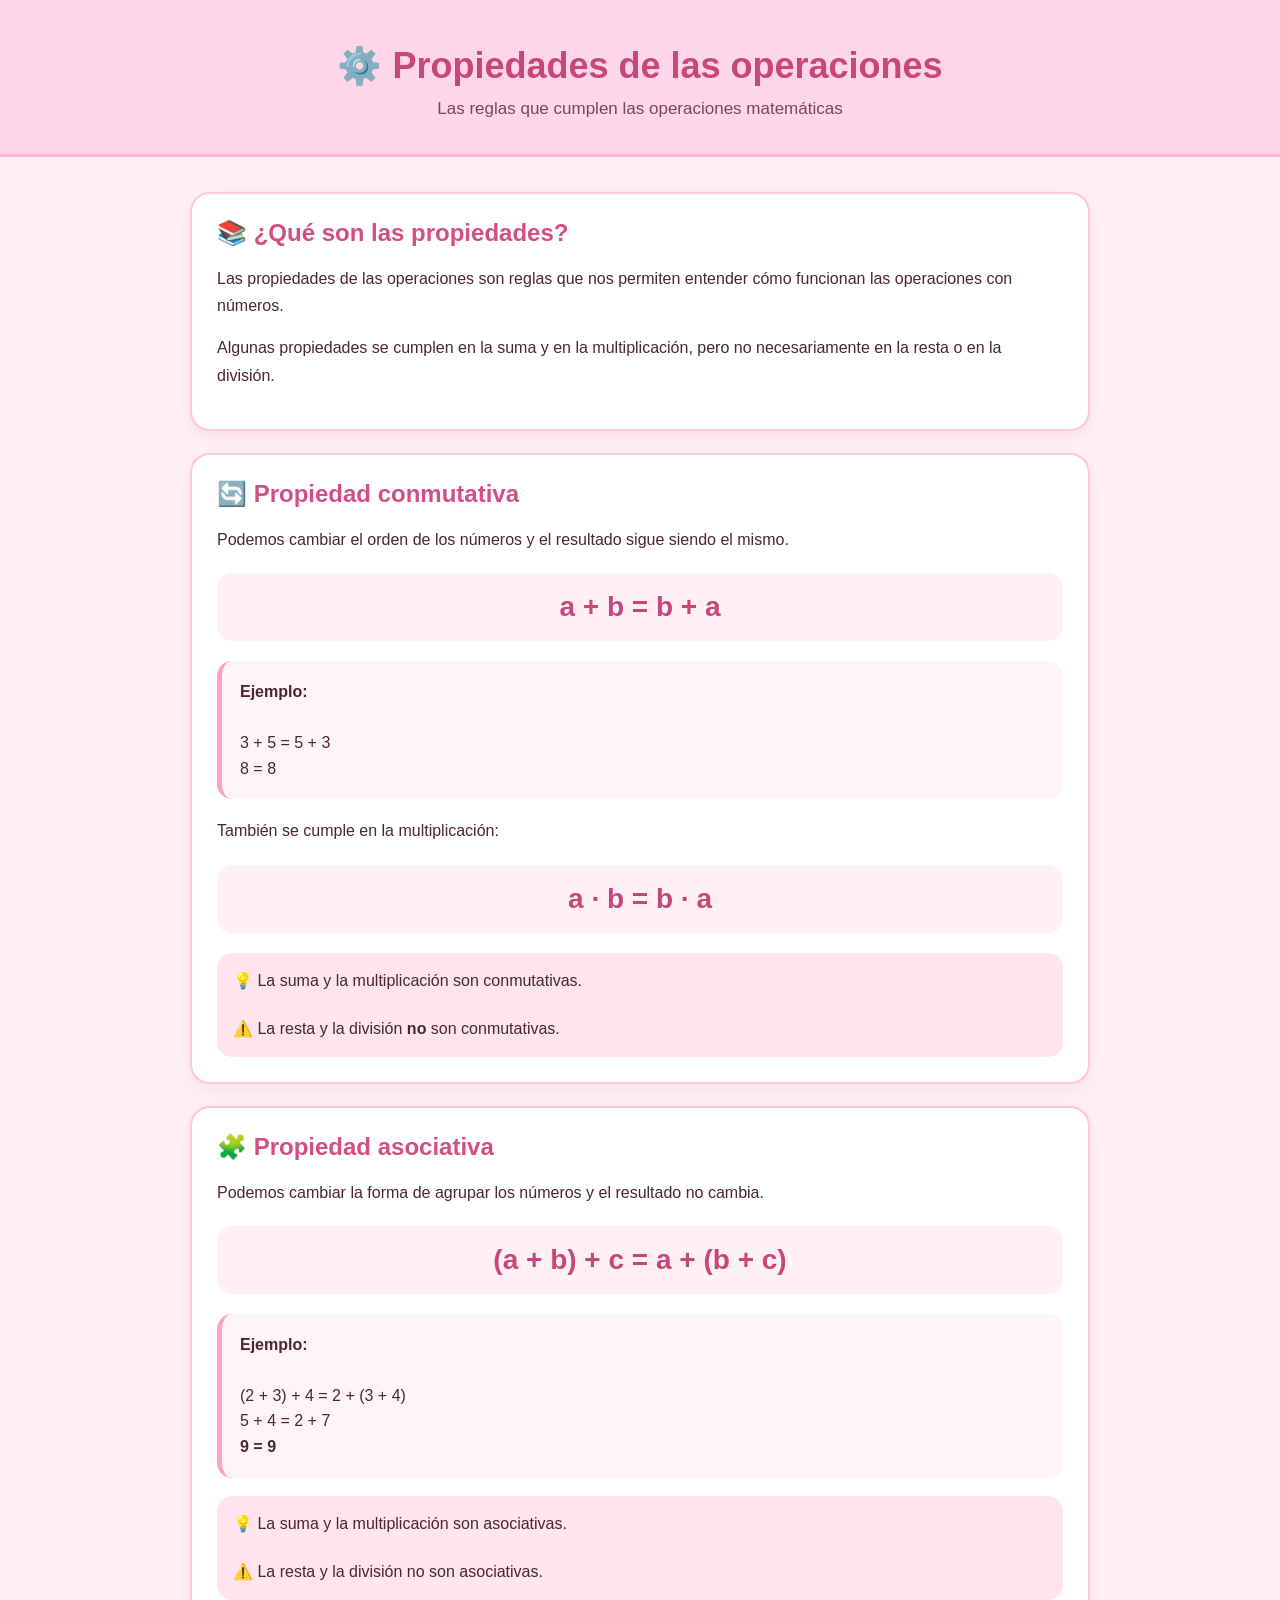
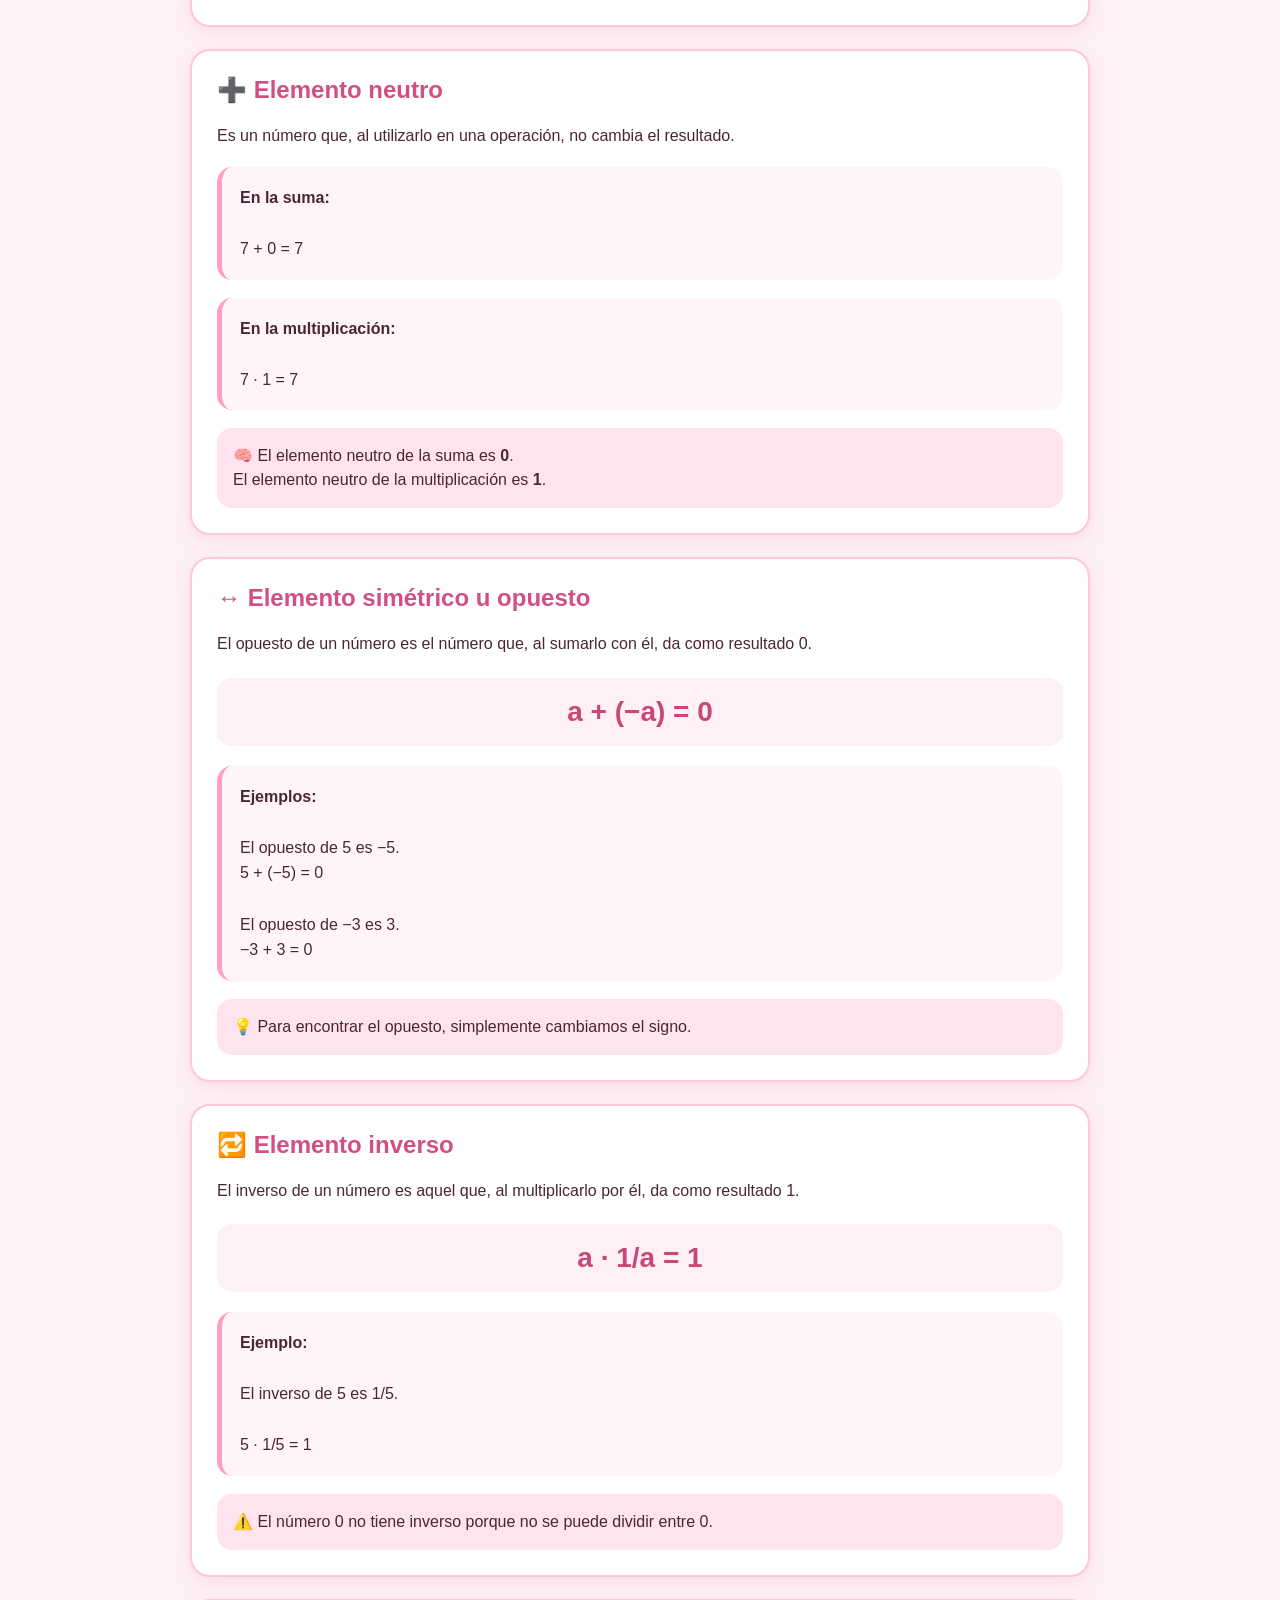
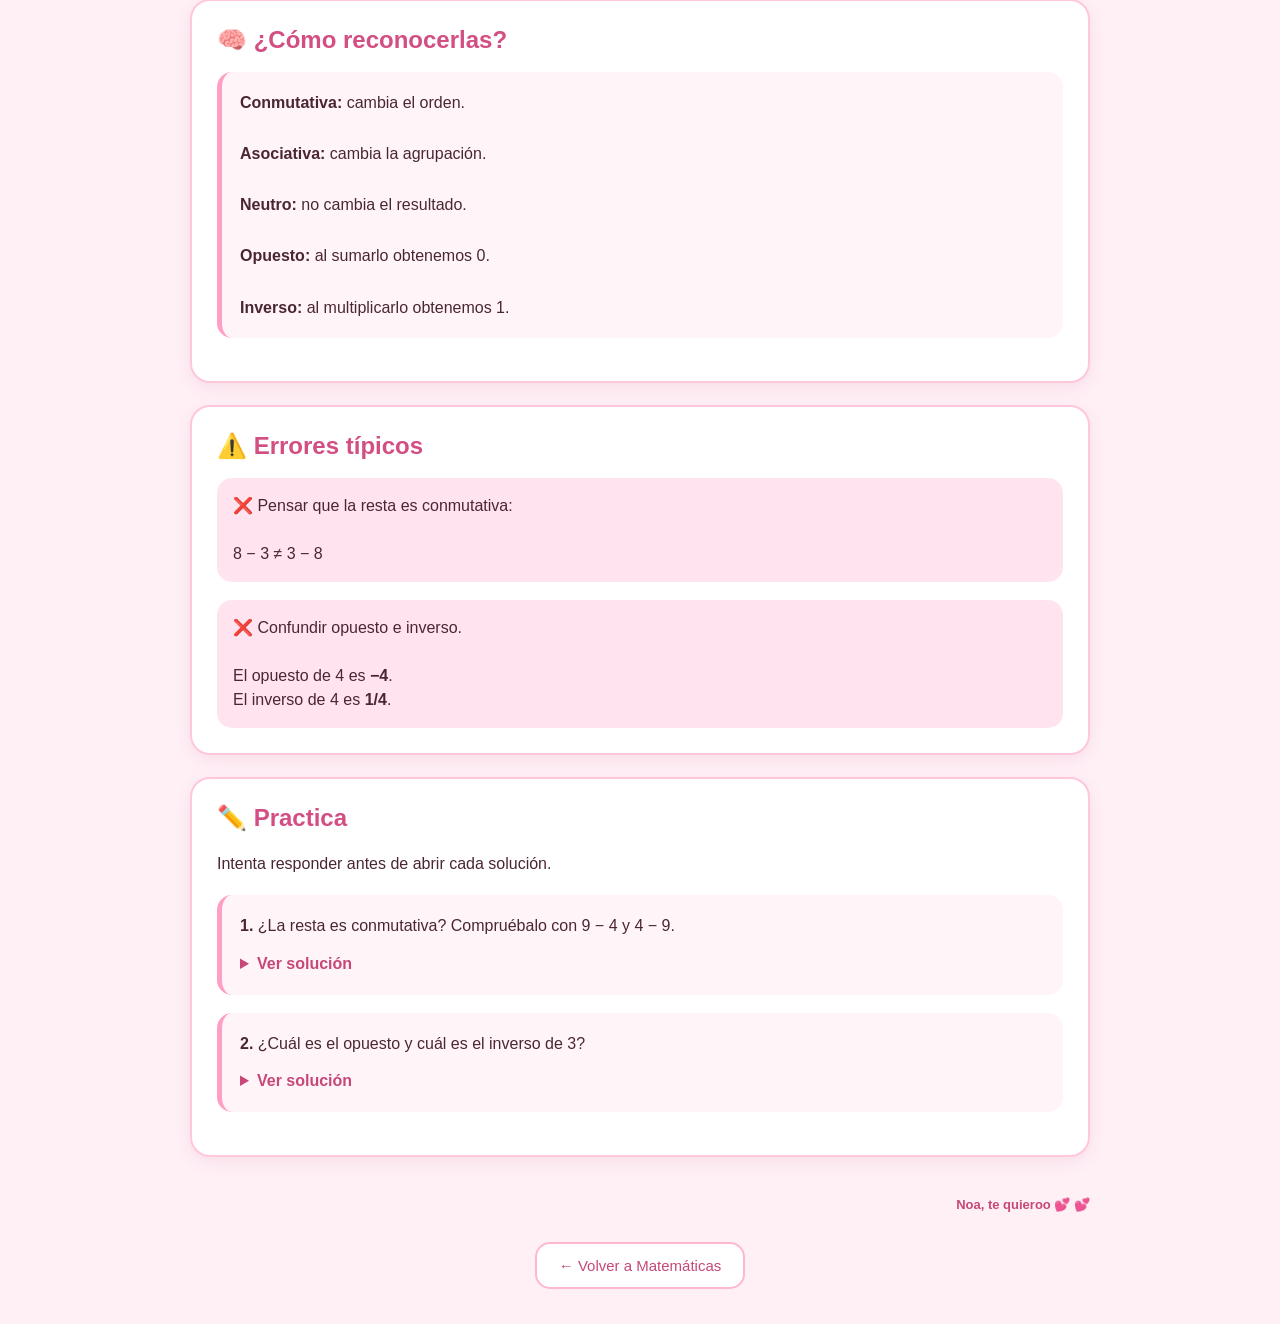
<file: propiedades.html>
<!DOCTYPE html>
<html lang="es">
<head>
    <meta charset="UTF-8">
    <meta name="viewport" content="width=device-width, initial-scale=1.0">
    <title>Propiedades de las operaciones</title>
    <link rel="stylesheet" href="style.css">
</head>

<body>

    <header>
        <h1>⚙️ Propiedades de las operaciones</h1>
        <p>Las reglas que cumplen las operaciones matemáticas</p>
    </header>

    <main>

        <section class="tema">
            <h2>📚 ¿Qué son las propiedades?</h2>

            <p>
                Las propiedades de las operaciones son reglas que nos permiten
                entender cómo funcionan las operaciones con números.
            </p>

            <p>
                Algunas propiedades se cumplen en la suma y en la multiplicación,
                pero no necesariamente en la resta o en la división.
            </p>
        </section>


        <section class="tema">
            <h2>🔄 Propiedad conmutativa</h2>

            <p>
                Podemos cambiar el orden de los números y el resultado
                sigue siendo el mismo.
            </p>

            <div class="formula">
                a + b = b + a
            </div>

            <div class="ejemplo">
                <strong>Ejemplo:</strong><br><br>

                3 + 5 = 5 + 3<br>
                8 = 8
            </div>

            <p>
                También se cumple en la multiplicación:
            </p>

            <div class="formula">
                a · b = b · a
            </div>

            <div class="importante">
                💡 La suma y la multiplicación son conmutativas.
                <br><br>
                ⚠️ La resta y la división <strong>no</strong> son conmutativas.
            </div>
        </section>


        <section class="tema">
            <h2>🧩 Propiedad asociativa</h2>

            <p>
                Podemos cambiar la forma de agrupar los números y el resultado
                no cambia.
            </p>

            <div class="formula">
                (a + b) + c = a + (b + c)
            </div>

            <div class="ejemplo">
                <strong>Ejemplo:</strong><br><br>

                (2 + 3) + 4 = 2 + (3 + 4)<br>
                5 + 4 = 2 + 7<br>
                <strong>9 = 9</strong>
            </div>

            <div class="importante">
                💡 La suma y la multiplicación son asociativas.
                <br><br>
                ⚠️ La resta y la división no son asociativas.
            </div>
        </section>


        <section class="tema">
            <h2>➕ Elemento neutro</h2>

            <p>
                Es un número que, al utilizarlo en una operación, no cambia
                el resultado.
            </p>

            <div class="ejemplo">
                <strong>En la suma:</strong><br><br>

                7 + 0 = 7
            </div>

            <div class="ejemplo">
                <strong>En la multiplicación:</strong><br><br>

                7 · 1 = 7
            </div>

            <div class="importante">
                🧠 El elemento neutro de la suma es <strong>0</strong>.
                <br>
                El elemento neutro de la multiplicación es <strong>1</strong>.
            </div>
        </section>


        <section class="tema">
            <h2>↔️ Elemento simétrico u opuesto</h2>

            <p>
                El opuesto de un número es el número que, al sumarlo con él,
                da como resultado 0.
            </p>

            <div class="formula">
                a + (−a) = 0
            </div>

            <div class="ejemplo">
                <strong>Ejemplos:</strong><br><br>

                El opuesto de 5 es −5.<br>
                5 + (−5) = 0
                <br><br>

                El opuesto de −3 es 3.<br>
                −3 + 3 = 0
            </div>

            <div class="importante">
                💡 Para encontrar el opuesto, simplemente cambiamos el signo.
            </div>
        </section>


        <section class="tema">
            <h2>🔁 Elemento inverso</h2>

            <p>
                El inverso de un número es aquel que, al multiplicarlo por él,
                da como resultado 1.
            </p>

            <div class="formula">
                a · 1/a = 1
            </div>

            <div class="ejemplo">
                <strong>Ejemplo:</strong><br><br>

                El inverso de 5 es 1/5.
                <br><br>

                5 · 1/5 = 1
            </div>

            <div class="importante">
                ⚠️ El número 0 no tiene inverso porque no se puede dividir
                entre 0.
            </div>
        </section>


        <section class="tema">
            <h2>🧠 ¿Cómo reconocerlas?</h2>

            <div class="ejemplo">
                <strong>Conmutativa:</strong> cambia el orden.
                <br><br>

                <strong>Asociativa:</strong> cambia la agrupación.
                <br><br>

                <strong>Neutro:</strong> no cambia el resultado.
                <br><br>

                <strong>Opuesto:</strong> al sumarlo obtenemos 0.
                <br><br>

                <strong>Inverso:</strong> al multiplicarlo obtenemos 1.
            </div>
        </section>


        <section class="tema">
            <h2>⚠️ Errores típicos</h2>

            <div class="importante">
                ❌ Pensar que la resta es conmutativa:
                <br><br>
                8 − 3 ≠ 3 − 8
            </div>

            <div class="importante">
                ❌ Confundir opuesto e inverso.
                <br><br>
                El opuesto de 4 es <strong>−4</strong>.
                <br>
                El inverso de 4 es <strong>1/4</strong>.
            </div>
        </section>

        <section class="tema">
            <h2>✏️ Practica</h2>
            <p>Intenta responder antes de abrir cada solución.</p>

            <div class="ejemplo">
                <strong>1.</strong> ¿La resta es conmutativa? Compruébalo con 9 − 4 y 4 − 9.
                <details>
                    <summary>Ver solución</summary>
                    <p>No. 9 − 4 = 5, pero 4 − 9 = −5; el resultado cambia.</p>
                </details>
            </div>

            <div class="ejemplo">
                <strong>2.</strong> ¿Cuál es el opuesto y cuál es el inverso de 3?
                <details>
                    <summary>Ver solución</summary>
                    <p>El opuesto es −3, porque 3 + (−3) = 0. El inverso es 1/3,
                        porque 3 · 1/3 = 1.</p>
                </details>
            </div>
        </section>


        <p class="mensaje-noa">
            Noa, te quieroo 💕  💕
        </p>

        <button onclick="window.location.href='matematicas.html'">
            ← Volver a Matemáticas
        </button>

    </main>

</body>
</html>
</file>
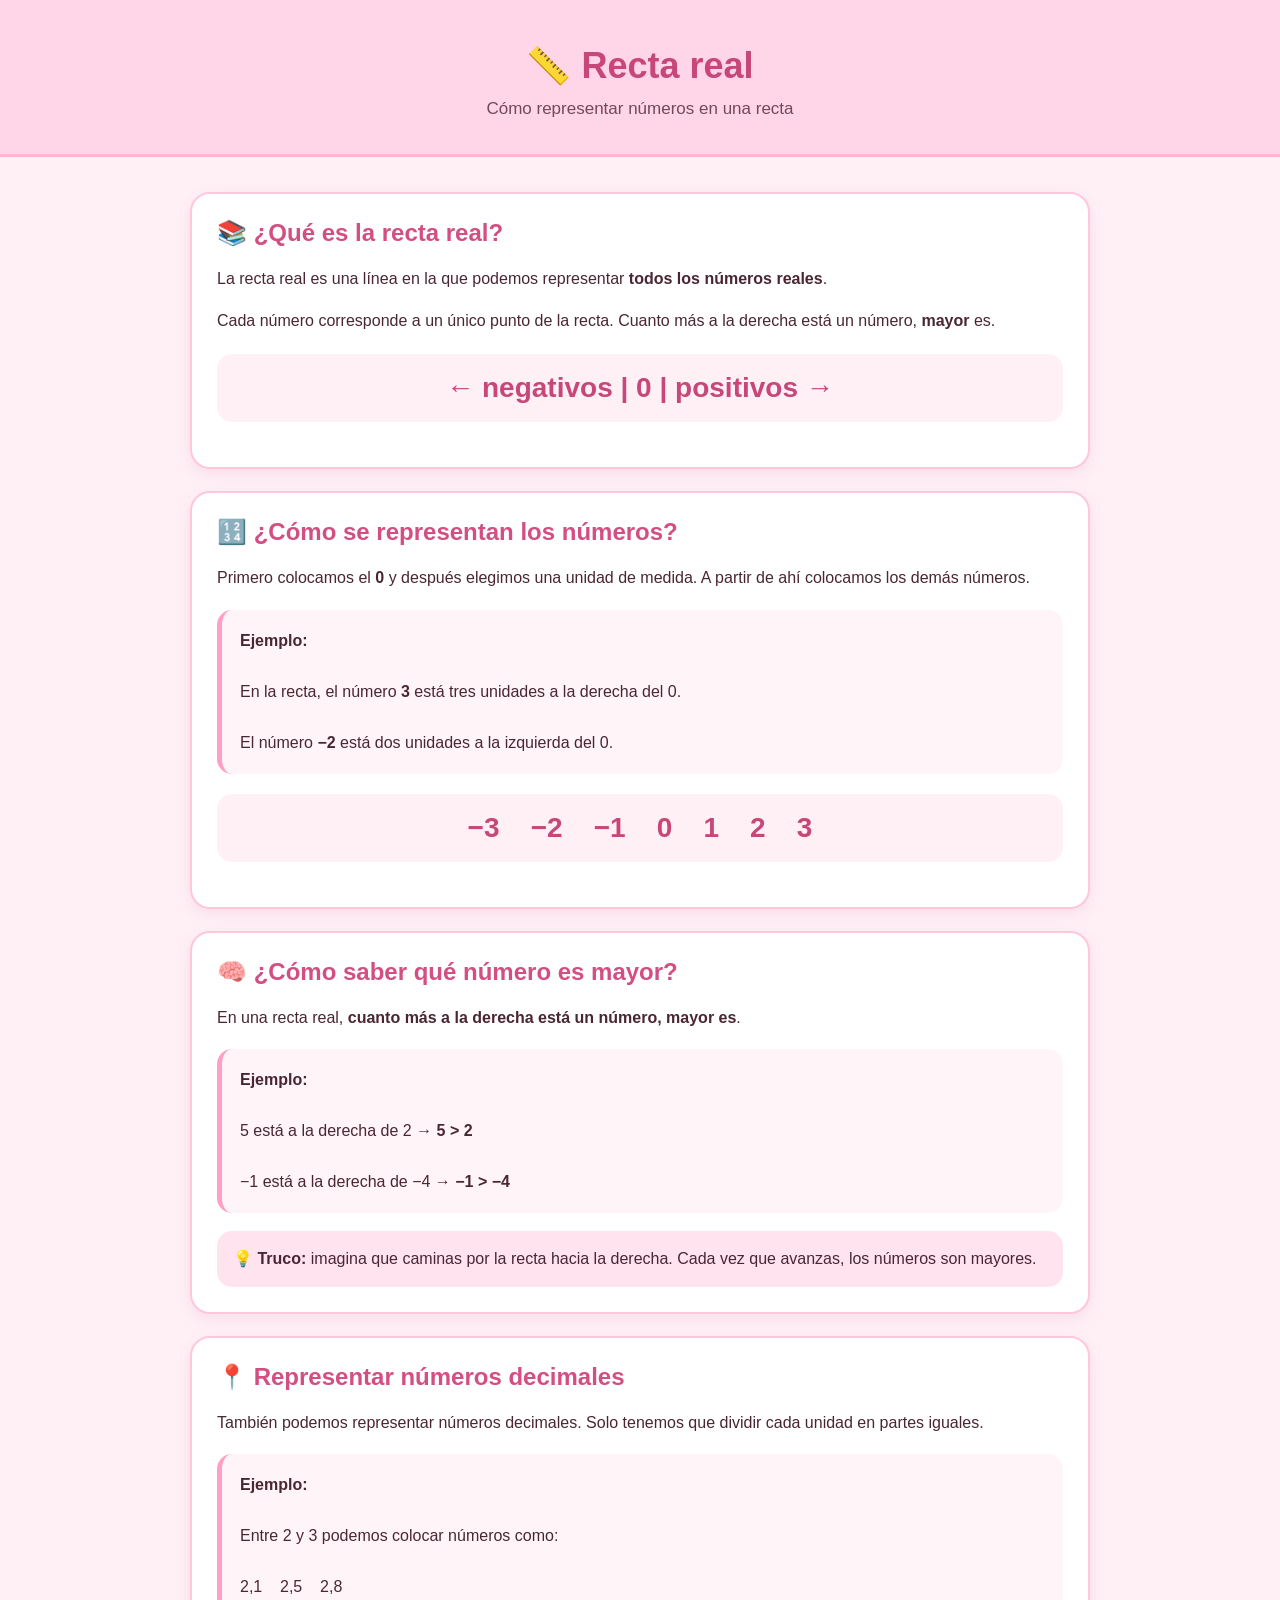
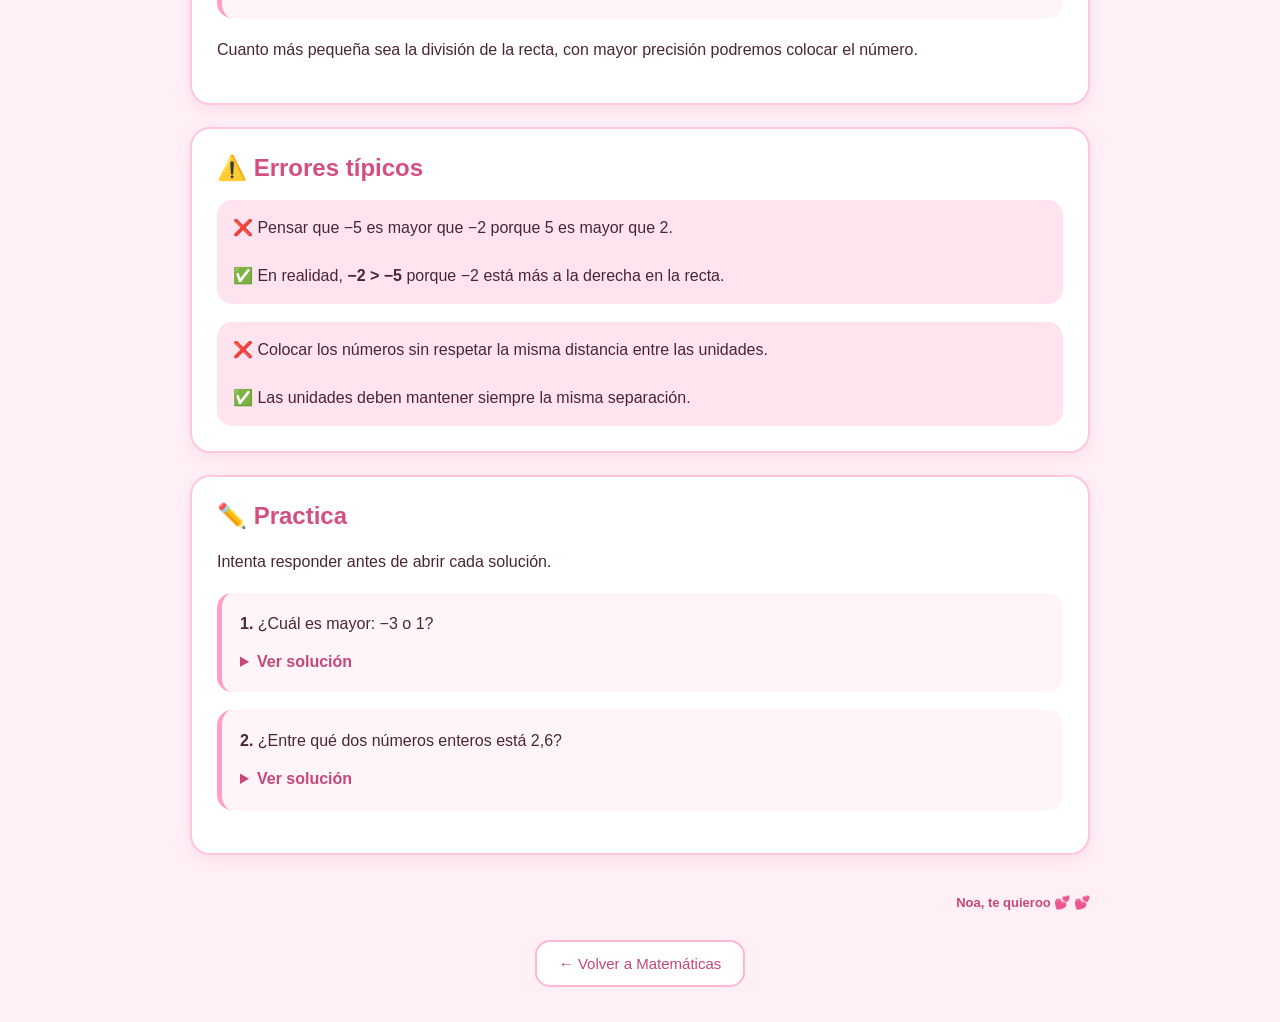
<file: recta.html>
<!DOCTYPE html>
<html lang="es">
<head>
    <meta charset="UTF-8">
    <meta name="viewport" content="width=device-width, initial-scale=1.0">
    <title>Recta real</title>
    <link rel="stylesheet" href="style.css">
</head>

<body>

    <header>
        <h1>📏 Recta real</h1>
        <p>Cómo representar números en una recta</p>
    </header>

    <main>

        <section class="tema">
            <h2>📚 ¿Qué es la recta real?</h2>

            <p>
                La recta real es una línea en la que podemos representar
                <strong>todos los números reales</strong>.
            </p>

            <p>
                Cada número corresponde a un único punto de la recta.
                Cuanto más a la derecha está un número, <strong>mayor</strong> es.
            </p>

            <div class="formula">
                ← negativos | 0 | positivos →
            </div>
        </section>


        <section class="tema">
            <h2>🔢 ¿Cómo se representan los números?</h2>

            <p>
                Primero colocamos el <strong>0</strong> y después elegimos una
                unidad de medida. A partir de ahí colocamos los demás números.
            </p>

            <div class="ejemplo">
                <strong>Ejemplo:</strong><br><br>

                En la recta, el número <strong>3</strong> está tres unidades
                a la derecha del 0.
                <br><br>

                El número <strong>−2</strong> está dos unidades a la izquierda
                del 0.
            </div>

            <div class="formula">
                −3 &nbsp;&nbsp; −2 &nbsp;&nbsp; −1 &nbsp;&nbsp; 0 &nbsp;&nbsp; 1 &nbsp;&nbsp; 2 &nbsp;&nbsp; 3
            </div>
        </section>


        <section class="tema">
            <h2>🧠 ¿Cómo saber qué número es mayor?</h2>

            <p>
                En una recta real, <strong>cuanto más a la derecha está un número,
                mayor es</strong>.
            </p>

            <div class="ejemplo">
                <strong>Ejemplo:</strong><br><br>

                5 está a la derecha de 2 → <strong>5 &gt; 2</strong>
                <br><br>
                −1 está a la derecha de −4 → <strong>−1 &gt; −4</strong>
            </div>

            <div class="importante">
                💡 <strong>Truco:</strong> imagina que caminas por la recta
                hacia la derecha. Cada vez que avanzas, los números son mayores.
            </div>
        </section>


        <section class="tema">
            <h2>📍 Representar números decimales</h2>

            <p>
                También podemos representar números decimales.
                Solo tenemos que dividir cada unidad en partes iguales.
            </p>

            <div class="ejemplo">
                <strong>Ejemplo:</strong><br><br>

                Entre 2 y 3 podemos colocar números como:
                <br><br>

                2,1 &nbsp;&nbsp; 2,5 &nbsp;&nbsp; 2,8
            </div>

            <p>
                Cuanto más pequeña sea la división de la recta,
                con mayor precisión podremos colocar el número.
            </p>
        </section>


        <section class="tema">
            <h2>⚠️ Errores típicos</h2>

            <div class="importante">
                ❌ Pensar que −5 es mayor que −2 porque 5 es mayor que 2.
                <br><br>
                ✅ En realidad, <strong>−2 &gt; −5</strong> porque −2 está más
                a la derecha en la recta.
            </div>

            <div class="importante">
                ❌ Colocar los números sin respetar la misma distancia entre
                las unidades.
                <br><br>
                ✅ Las unidades deben mantener siempre la misma separación.
            </div>
        </section>

        <section class="tema">
            <h2>✏️ Practica</h2>
            <p>Intenta responder antes de abrir cada solución.</p>

            <div class="ejemplo">
                <strong>1.</strong> ¿Cuál es mayor: −3 o 1?
                <details>
                    <summary>Ver solución</summary>
                    <p>1 es mayor porque está más a la derecha en la recta real.</p>
                </details>
            </div>

            <div class="ejemplo">
                <strong>2.</strong> ¿Entre qué dos números enteros está 2,6?
                <details>
                    <summary>Ver solución</summary>
                    <p>Está entre 2 y 3, porque 2 &lt; 2,6 &lt; 3.</p>
                </details>
            </div>
        </section>


        <p class="mensaje-noa">
            Noa, te quieroo 💕  💕
        </p>

        <button onclick="window.location.href='matematicas.html'">
            ← Volver a Matemáticas
        </button>

    </main>

</body>
</html>
</file>
<file: style.css>
* {
    box-sizing: border-box;
    margin: 0;
    padding: 0;
}

body {
    font-family: Arial, sans-serif;
    background: #fff0f6;
    color: #4a2633;
    min-height: 100vh;
}

/* CABECERA */

header {
    text-align: center;
    padding: 45px 20px 35px;
    background: #ffd6e7;
    border-bottom: 3px solid #ffb6d2;
}

footer {
    text-align: center;
}

header h1 {
    font-size: 36px;
    margin-bottom: 12px;
    color: #c74778;
}

header p {
    color: #74485a;
    font-size: 17px;
}

/* CONTENIDO */

main {
    width: 90%;
    max-width: 900px;
    margin: 35px auto;
}

main h2 {
    text-align: center;
    margin-bottom: 25px;
    color: #c74778;
}

/* TARJETAS */

.tema {
    background: #ffffff;
    padding: 25px;
    margin-bottom: 22px;
    border-radius: 20px;
    border: 2px solid #ffc6dc;
    box-shadow: 0 5px 15px rgba(190, 70, 120, 0.10);
}

.tema h2 {
    text-align: left;
    margin-bottom: 18px;
    color: #d34f83;
}

.tema p {
    line-height: 1.7;
    margin-bottom: 15px;
}

/* FÓRMULAS */

.formula {
    text-align: center;
    font-size: 28px;
    font-weight: bold;
    color: #c74778;
    background: #fff0f6;
    padding: 18px;
    margin: 20px 0;
    border-radius: 15px;
}

/* EJEMPLOS */

.ejemplo {
    background: #fff5f9;
    padding: 18px;
    border-radius: 15px;
    border-left: 5px solid #ff9fc4;
    margin: 18px 0;
    line-height: 1.6;
}

/* IMPORTANTE */

.importante {
    background: #ffe3ef;
    padding: 16px;
    border-radius: 15px;
    margin-top: 18px;
    line-height: 1.5;
}

/* BOTONES */

.materias {
    display: grid;
    grid-template-columns: repeat(2, 1fr);
    gap: 20px;
}

.materias.solo-materia {
    grid-template-columns: 1fr;
    max-width: 420px;
    margin: 0 auto;
}

.materias button {
    padding: 28px 15px;
    border: 2px solid #ffc6dc;
    border-radius: 20px;
    background: white;
    color: #633447;
    font-size: 19px;
    cursor: pointer;
    transition: 0.2s;
    box-shadow: 0 5px 15px rgba(190, 70, 120, 0.10);
}

.materias button span {
    display: block;
    margin-top: 10px;
    font-size: 14px;
    font-weight: normal;
    line-height: 1.4;
    color: #74485a;
}

.materias button:hover {
    transform: translateY(-4px);
    background: #fff0f6;
}

.aviso-materias {
    margin-top: 20px;
    text-align: center;
    line-height: 1.5;
}

details {
    margin-top: 12px;
}

details summary {
    color: #c74778;
    cursor: pointer;
    font-weight: bold;
}

details p {
    margin-top: 10px;
}

/* BOTÓN VOLVER */

main > button {
    display: block;
    margin: 30px auto;
    padding: 13px 22px;
    border: 2px solid #ffb6d2;
    border-radius: 15px;
    background: white;
    color: #c74778;
    cursor: pointer;
    font-size: 15px;
}

/* MENSAJE PARA NOA */

.mensaje-noa {
    text-align: right;
    margin-top: 40px;
    margin-bottom: 15px;
    color: #c74778;
    font-size: 13px;
    font-weight: bold;
}

/* MÓVIL */

@media (max-width: 600px) {

    header {
        padding: 35px 18px 28px;
    }

    header h1 {
        font-size: 29px;
    }

    header p {
        font-size: 15px;
    }

    main {
        width: 92%;
        margin: 25px auto;
    }

    .materias {
        grid-template-columns: 1fr;
        gap: 14px;
    }

    .materias button {
        padding: 23px 15px;
        font-size: 18px;
    }

    .tema {
        padding: 20px;
        border-radius: 18px;
    }

    .tema h2 {
        font-size: 21px;
    }

    .formula {
        font-size: 23px;
    }

    .mensaje-noa {
        font-size: 12px;
    }
}
</file>
